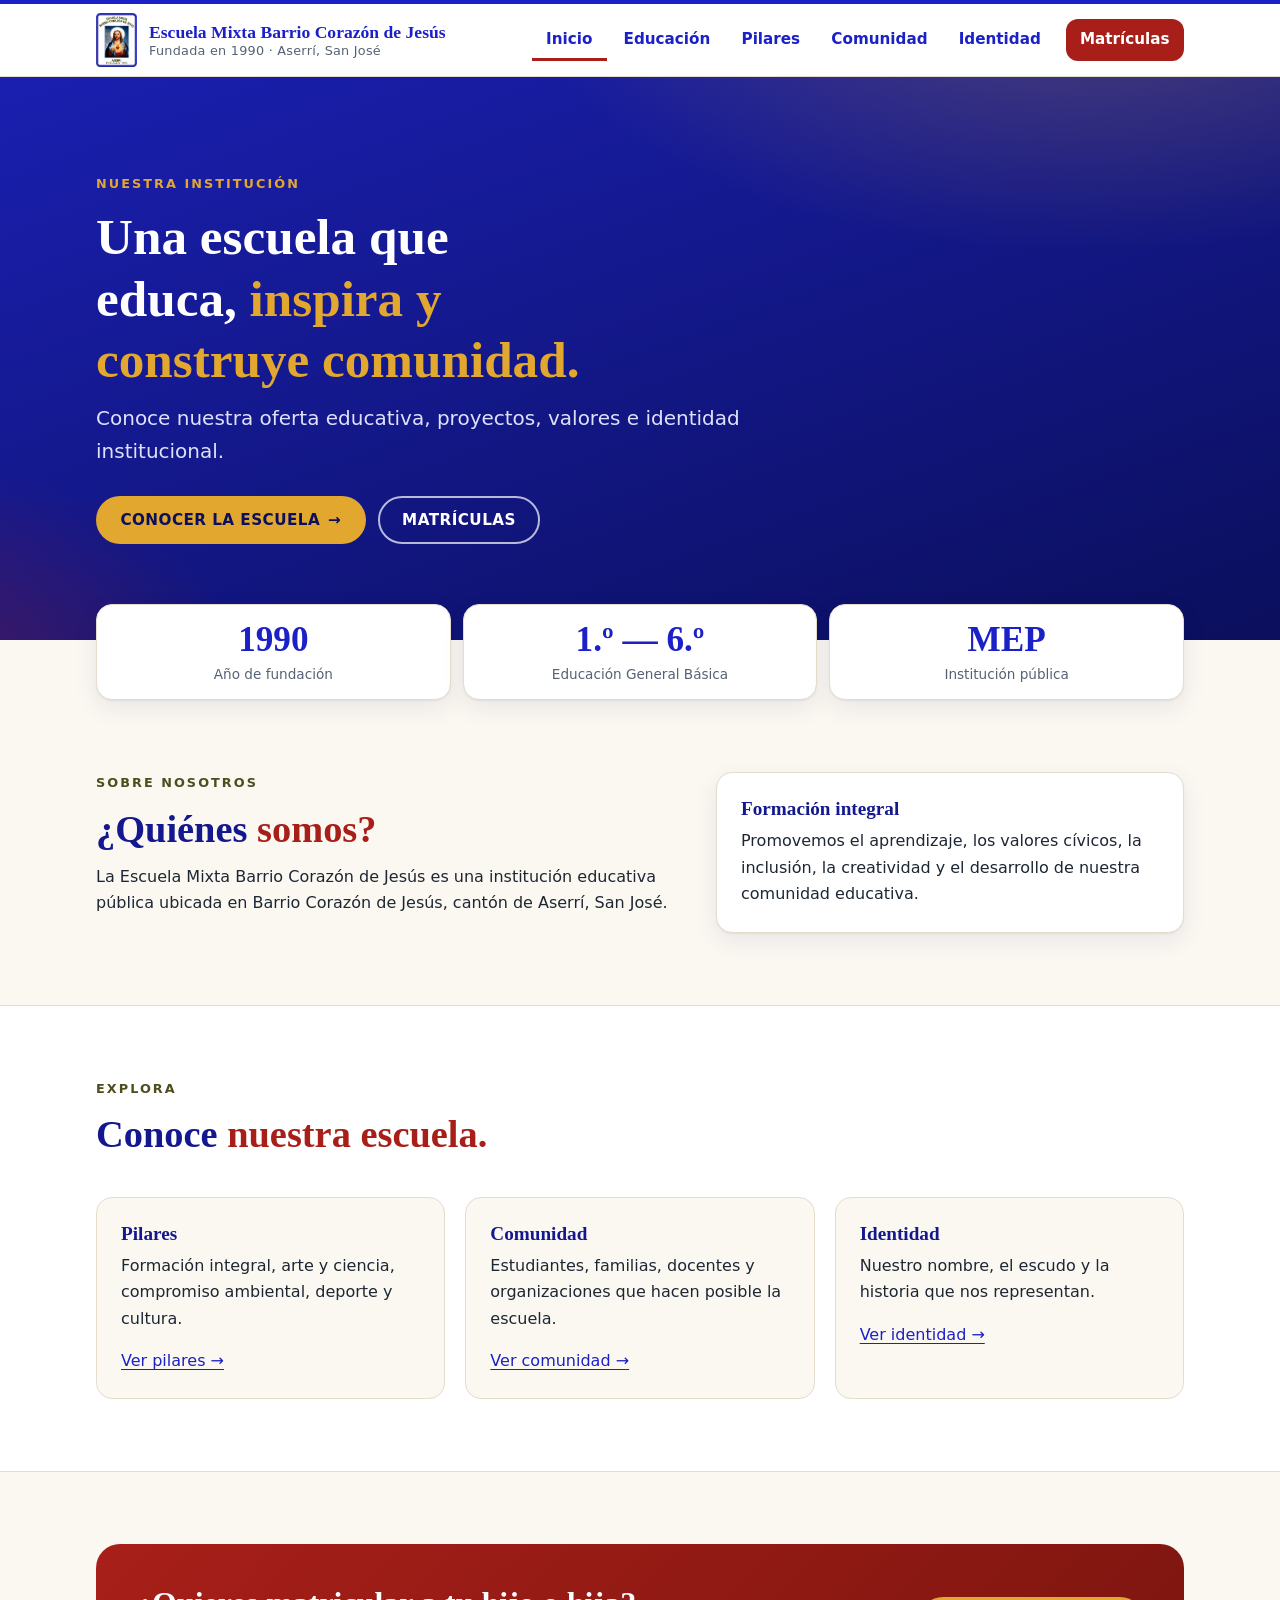
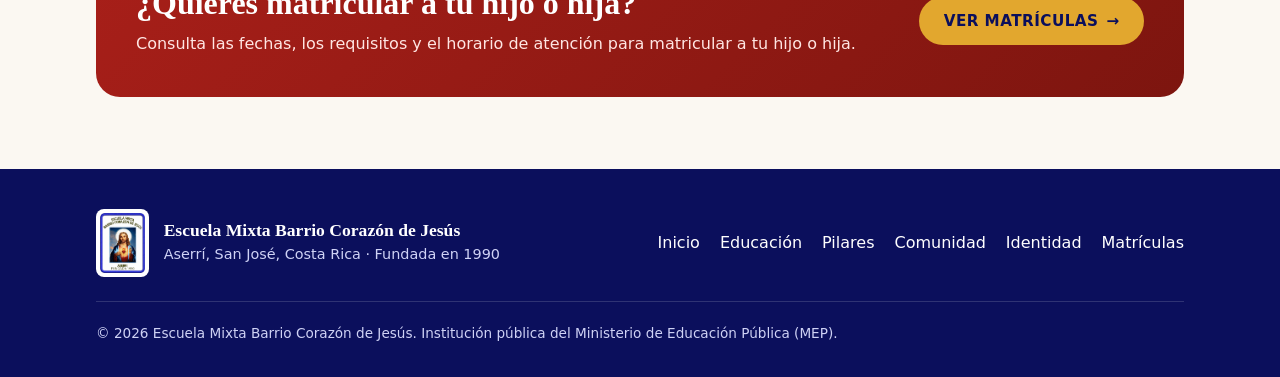
<file: index.html>
<!DOCTYPE html>
<html lang="es">
<head>
  <meta charset="utf-8">
  <meta name="viewport" content="width=device-width, initial-scale=1, viewport-fit=cover">
  <title>Escuela Mixta Barrio Corazón de Jesús | Aserrí, San José</title>
  <meta name="description" content="Escuela pública fundada en 1990 en Barrio Corazón de Jesús, Aserrí. Una escuela que educa, inspira y construye comunidad.">
  <meta name="theme-color" content="#1b20c7">

  <link rel="canonical" href="https://escuelabarriocorazondejesus1990.netlify.app/">
  <link rel="icon" href="media/ESCUDO%20ESCUELA%20CORAZON%20DE%20JESUS.jpg">
  <link rel="apple-touch-icon" href="media/ESCUDO%20ESCUELA%20CORAZON%20DE%20JESUS.jpg">

  <meta property="og:type" content="website">
  <meta property="og:locale" content="es_CR">
  <meta property="og:site_name" content="Escuela Mixta Barrio Corazón de Jesús">
  <meta property="og:title" content="Escuela Mixta Barrio Corazón de Jesús | Aserrí, San José">
  <meta property="og:description" content="Escuela pública fundada en 1990 en Barrio Corazón de Jesús, Aserrí. Una escuela que educa, inspira y construye comunidad.">

  <meta property="og:url" content="https://escuelabarriocorazondejesus1990.netlify.app/">
  <meta property="og:image" content="https://escuelabarriocorazondejesus1990.netlify.app/media/ESCUDO%20ESCUELA%20CORAZON%20DE%20JESUS.jpg">

  <link rel="stylesheet" href="css/styles.css">
  <script src="js/main.js" defer></script>
  <noscript><style>.site-nav{display:block!important;position:static;box-shadow:none}.nav-toggle{display:none}</style></noscript>
  <script type="application/ld+json">
  {
    "@context": "https://schema.org",
    "@type": "School",
    "name": "Escuela Mixta Barrio Corazón de Jesús",
    "url": "https://escuelabarriocorazondejesus1990.netlify.app/",
    "foundingDate": "1990",
    "logo": "https://escuelabarriocorazondejesus1990.netlify.app/media/ESCUDO%20ESCUELA%20CORAZON%20DE%20JESUS.jpg",
    "address": {
      "@type": "PostalAddress",
      "addressLocality": "Aserrí",
      "addressRegion": "San José",
      "addressCountry": "CR"
    }
  }
  </script>
</head>
<body>
  <a class="skip-link" href="#contenido">Saltar al contenido</a>

  <header class="site-header">
    <div class="container header__inner">
      <a class="brand" href="index.html" aria-label="Escuela Mixta Barrio Corazón de Jesús, ir al inicio">
        <img src="media/ESCUDO%20ESCUELA%20CORAZON%20DE%20JESUS.jpg" alt="" width="38" height="50">
        <span class="brand__text">
          <span class="brand__name">Escuela Mixta Barrio Corazón de Jesús</span>
          <span class="brand__meta">Fundada en 1990 · Aserrí, San José</span>
        </span>
      </a>

      <button class="nav-toggle" type="button" aria-expanded="false" aria-controls="menu" aria-label="Abrir menú">
        <span class="nav-toggle__bars" aria-hidden="true"></span>
      </button>

      <nav class="site-nav" id="menu" aria-label="Principal">
        <ul>
        <li><a href="index.html" aria-current="page">Inicio</a></li>
        <li><a href="html/educacion.html">Educación</a></li>
        <li><a href="html/pilares.html">Pilares</a></li>
        <li><a href="html/comunidad.html">Comunidad</a></li>
        <li><a href="html/identidad.html">Identidad</a></li>
        <li><a href="html/matriculas.html" class="nav-cta">Matrículas</a></li>
        </ul>
      </nav>
    </div>
  </header>

  <main id="contenido">
    <section class="hero">
      <div class="container">
        <p class="eyebrow">Nuestra institución</p>
        <h1>Una escuela que educa, <strong>inspira y construye comunidad.</strong></h1>
        <p class="lead">Conoce nuestra oferta educativa, proyectos, valores e identidad institucional.</p>
        <div class="actions">
          <a class="btn btn--gold" href="html/educacion.html">Conocer la escuela <span aria-hidden="true">→</span></a>
          <a class="btn btn--ghost" href="html/matriculas.html">Matrículas</a>
        </div>
      </div>
    </section>

    <div class="container">
      <dl class="stats" aria-label="La escuela en cifras">
        <div><dt>Año de fundación</dt><dd>1990</dd></div>
        <div><dt>Educación General Básica</dt><dd>1.º — 6.º</dd></div>
        <div><dt>Institución pública</dt><dd>MEP</dd></div>
      </dl>
    </div>

    <section class="section" aria-labelledby="quienes-somos">
      <div class="container split">
        <div class="reveal">
          <p class="eyebrow">Sobre nosotros</p>
          <h2 id="quienes-somos">¿Quiénes <strong>somos?</strong></h2>
          <p>La Escuela Mixta Barrio Corazón de Jesús es una institución educativa pública ubicada en Barrio Corazón de Jesús, cantón de Aserrí, San José.</p>
        </div>
        <article class="card reveal">
          <h3>Formación integral</h3>
          <p>Promovemos el aprendizaje, los valores cívicos, la inclusión, la creatividad y el desarrollo de nuestra comunidad educativa.</p>
        </article>
      </div>
    </section>

    <section class="section section--alt" aria-labelledby="explora">
      <div class="container">
        <div class="section__head">
          <p class="eyebrow">Explora</p>
          <h2 id="explora">Conoce <strong>nuestra escuela.</strong></h2>
        </div>
        <div class="grid">
          <article class="card reveal">
            <h3>Pilares</h3>
            <p>Formación integral, arte y ciencia, compromiso ambiental, deporte y cultura.</p>
            <a href="html/pilares.html">Ver pilares →</a>
          </article>
          <article class="card reveal">
            <h3>Comunidad</h3>
            <p>Estudiantes, familias, docentes y organizaciones que hacen posible la escuela.</p>
            <a href="html/comunidad.html">Ver comunidad →</a>
          </article>
          <article class="card reveal">
            <h3>Identidad</h3>
            <p>Nuestro nombre, el escudo y la historia que nos representan.</p>
            <a href="html/identidad.html">Ver identidad →</a>
          </article>
        </div>
      </div>
    </section>
    <section class="section" aria-labelledby="cta-matricula">
      <div class="container">
        <div class="cta reveal">
          <div>
            <h2 id="cta-matricula">¿Quieres matricular a tu hijo o hija?</h2>
            <p>Consulta las fechas, los requisitos y el horario de atención para matricular a tu hijo o hija.</p>
          </div>
          <a class="btn btn--gold" href="html/matriculas.html">Ver matrículas <span aria-hidden="true">→</span></a>
        </div>
      </div>
    </section>

  </main>

  <footer class="site-footer">
    <div class="container">
      <div class="footer__grid">
        <div class="footer__brand">
          <img src="media/ESCUDO%20ESCUELA%20CORAZON%20DE%20JESUS.jpg" alt="Escudo de la Escuela Mixta Barrio Corazón de Jesús" width="48" height="64" loading="lazy">
          <div>
            <strong>Escuela Mixta Barrio Corazón de Jesús</strong>
            <span>Aserrí, San José, Costa Rica · Fundada en 1990</span>
          </div>
        </div>
        <ul class="footer__links">
        <li><a href="index.html">Inicio</a></li>
        <li><a href="html/educacion.html">Educación</a></li>
        <li><a href="html/pilares.html">Pilares</a></li>
        <li><a href="html/comunidad.html">Comunidad</a></li>
        <li><a href="html/identidad.html">Identidad</a></li>
        <li><a href="html/matriculas.html">Matrículas</a></li>
        </ul>
      </div>
      <p class="footer__legal">© <span data-year>2026</span> Escuela Mixta Barrio Corazón de Jesús. Institución pública del Ministerio de Educación Pública (MEP).</p>
    </div>
  </footer>
</body>
</html>
</file>
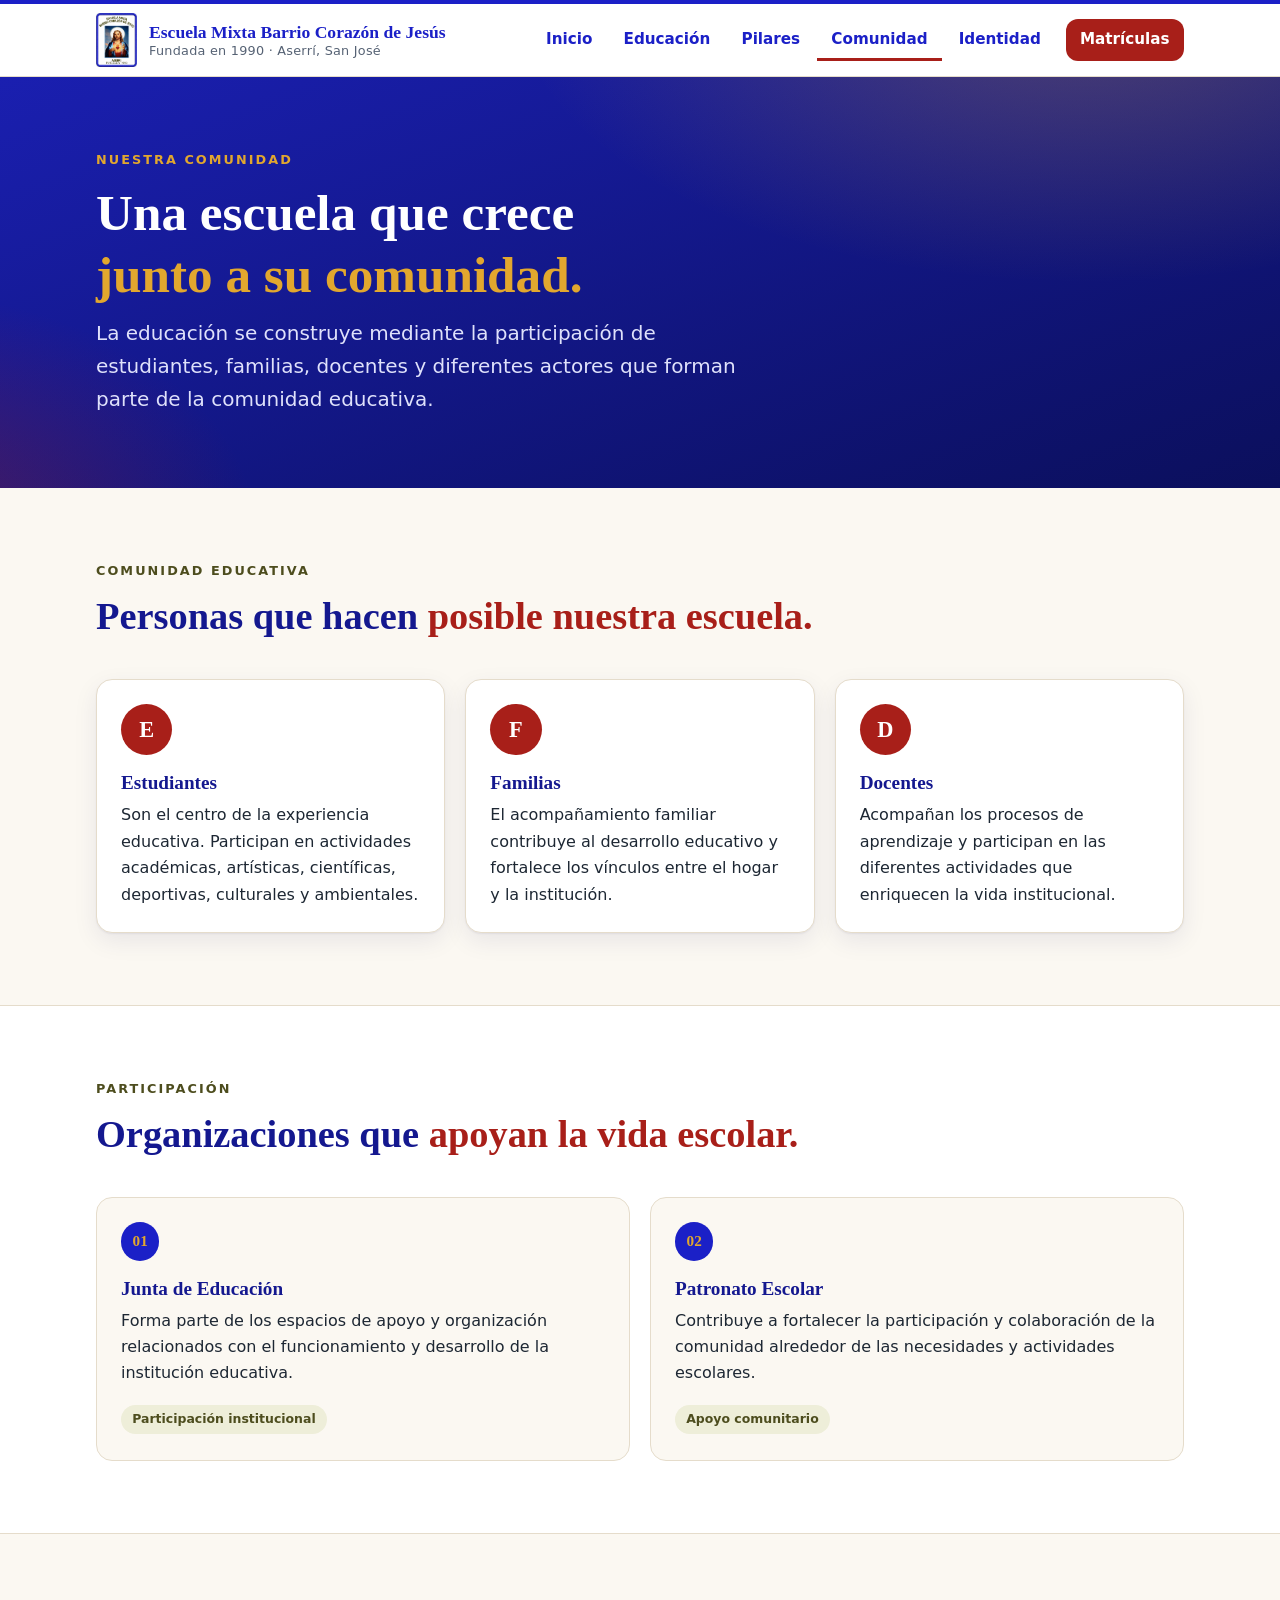
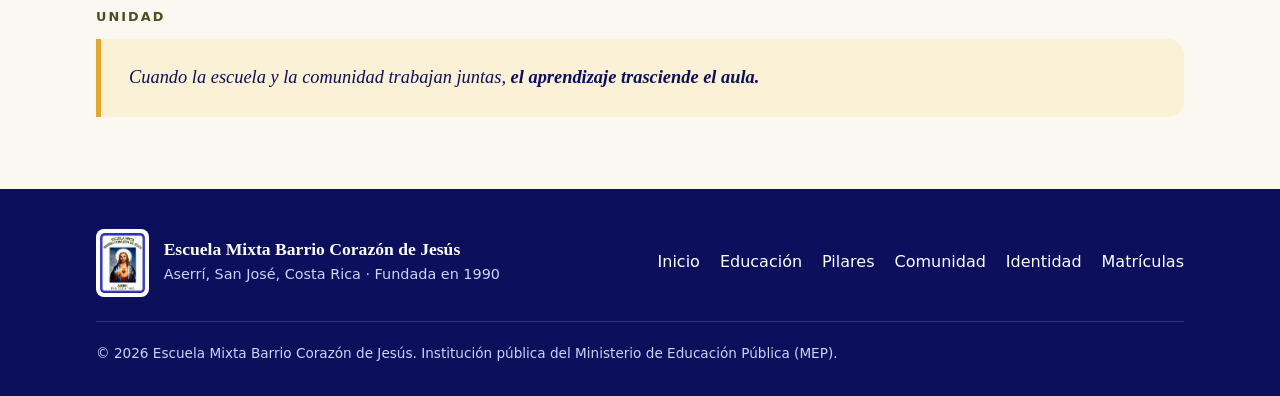
<file: html/comunidad.html>
<!DOCTYPE html>
<html lang="es">
<head>
  <meta charset="utf-8">
  <meta name="viewport" content="width=device-width, initial-scale=1, viewport-fit=cover">
  <title>Comunidad | Escuela Mixta Barrio Corazón de Jesús</title>
  <meta name="description" content="Estudiantes, familias, docentes, Junta de Educación y Patronato Escolar: la comunidad que hace posible nuestra escuela.">
  <meta name="theme-color" content="#1b20c7">

  <link rel="canonical" href="https://escuelabarriocorazondejesus1990.netlify.app/html/comunidad">
  <link rel="icon" href="../media/ESCUDO%20ESCUELA%20CORAZON%20DE%20JESUS.jpg">
  <link rel="apple-touch-icon" href="../media/ESCUDO%20ESCUELA%20CORAZON%20DE%20JESUS.jpg">

  <meta property="og:type" content="website">
  <meta property="og:locale" content="es_CR">
  <meta property="og:site_name" content="Escuela Mixta Barrio Corazón de Jesús">
  <meta property="og:title" content="Comunidad | Escuela Mixta Barrio Corazón de Jesús">
  <meta property="og:description" content="Estudiantes, familias, docentes, Junta de Educación y Patronato Escolar: la comunidad que hace posible nuestra escuela.">

  <meta property="og:url" content="https://escuelabarriocorazondejesus1990.netlify.app/html/comunidad">
  <meta property="og:image" content="https://escuelabarriocorazondejesus1990.netlify.app/media/ESCUDO%20ESCUELA%20CORAZON%20DE%20JESUS.jpg">

  <link rel="stylesheet" href="../css/styles.css">
  <script src="../js/main.js" defer></script>
  <noscript><style>.site-nav{display:block!important;position:static;box-shadow:none}.nav-toggle{display:none}</style></noscript>
</head>
<body>
  <a class="skip-link" href="#contenido">Saltar al contenido</a>

  <header class="site-header">
    <div class="container header__inner">
      <a class="brand" href="../index.html" aria-label="Escuela Mixta Barrio Corazón de Jesús, ir al inicio">
        <img src="../media/ESCUDO%20ESCUELA%20CORAZON%20DE%20JESUS.jpg" alt="" width="38" height="50">
        <span class="brand__text">
          <span class="brand__name">Escuela Mixta Barrio Corazón de Jesús</span>
          <span class="brand__meta">Fundada en 1990 · Aserrí, San José</span>
        </span>
      </a>

      <button class="nav-toggle" type="button" aria-expanded="false" aria-controls="menu" aria-label="Abrir menú">
        <span class="nav-toggle__bars" aria-hidden="true"></span>
      </button>

      <nav class="site-nav" id="menu" aria-label="Principal">
        <ul>
        <li><a href="../index.html">Inicio</a></li>
        <li><a href="educacion.html">Educación</a></li>
        <li><a href="pilares.html">Pilares</a></li>
        <li><a href="comunidad.html" aria-current="page">Comunidad</a></li>
        <li><a href="identidad.html">Identidad</a></li>
        <li><a href="matriculas.html" class="nav-cta">Matrículas</a></li>
        </ul>
      </nav>
    </div>
  </header>

  <main id="contenido">
    <section class="hero hero--small">
      <div class="container">
        <p class="eyebrow">Nuestra comunidad</p>
        <h1>Una escuela que crece <strong>junto a su comunidad.</strong></h1>
        <p class="lead">La educación se construye mediante la participación de estudiantes, familias, docentes y diferentes actores que forman parte de la comunidad educativa.</p>
      </div>
    </section>

    <section class="section" aria-labelledby="comunidad-educativa">
      <div class="container">
        <div class="section__head">
          <p class="eyebrow">Comunidad educativa</p>
          <h2 id="comunidad-educativa">Personas que hacen <strong>posible nuestra escuela.</strong></h2>
        </div>
        <div class="grid">
          <article class="card reveal">
            <span class="num num--letter" aria-hidden="true">E</span>
            <h3>Estudiantes</h3>
            <p>Son el centro de la experiencia educativa. Participan en actividades académicas, artísticas, científicas, deportivas, culturales y ambientales.</p>
          </article>
          <article class="card reveal">
            <span class="num num--letter" aria-hidden="true">F</span>
            <h3>Familias</h3>
            <p>El acompañamiento familiar contribuye al desarrollo educativo y fortalece los vínculos entre el hogar y la institución.</p>
          </article>
          <article class="card reveal">
            <span class="num num--letter" aria-hidden="true">D</span>
            <h3>Docentes</h3>
            <p>Acompañan los procesos de aprendizaje y participan en las diferentes actividades que enriquecen la vida institucional.</p>
          </article>
        </div>
      </div>
    </section>

    <section class="section section--alt" aria-labelledby="participacion">
      <div class="container">
        <div class="section__head">
          <p class="eyebrow">Participación</p>
          <h2 id="participacion">Organizaciones que <strong>apoyan la vida escolar.</strong></h2>
        </div>
        <div class="grid">
          <article class="card reveal">
            <span class="num" aria-hidden="true">01</span>
            <h3>Junta de Educación</h3>
            <p>Forma parte de los espacios de apoyo y organización relacionados con el funcionamiento y desarrollo de la institución educativa.</p>
            <span class="tag tag--oliva">Participación institucional</span>
          </article>
          <article class="card reveal">
            <span class="num" aria-hidden="true">02</span>
            <h3>Patronato Escolar</h3>
            <p>Contribuye a fortalecer la participación y colaboración de la comunidad alrededor de las necesidades y actividades escolares.</p>
            <span class="tag tag--oliva">Apoyo comunitario</span>
          </article>
        </div>
      </div>
    </section>

    <section class="section">
      <div class="container">
        <p class="eyebrow">Unidad</p>
        <blockquote class="quote reveal">Cuando la escuela y la comunidad trabajan juntas, <strong>el aprendizaje trasciende el aula.</strong></blockquote>
      </div>
    </section>

  </main>

  <footer class="site-footer">
    <div class="container">
      <div class="footer__grid">
        <div class="footer__brand">
          <img src="../media/ESCUDO%20ESCUELA%20CORAZON%20DE%20JESUS.jpg" alt="Escudo de la Escuela Mixta Barrio Corazón de Jesús" width="48" height="64" loading="lazy">
          <div>
            <strong>Escuela Mixta Barrio Corazón de Jesús</strong>
            <span>Aserrí, San José, Costa Rica · Fundada en 1990</span>
          </div>
        </div>
        <ul class="footer__links">
        <li><a href="../index.html">Inicio</a></li>
        <li><a href="educacion.html">Educación</a></li>
        <li><a href="pilares.html">Pilares</a></li>
        <li><a href="comunidad.html">Comunidad</a></li>
        <li><a href="identidad.html">Identidad</a></li>
        <li><a href="matriculas.html">Matrículas</a></li>
        </ul>
      </div>
      <p class="footer__legal">© <span data-year>2026</span> Escuela Mixta Barrio Corazón de Jesús. Institución pública del Ministerio de Educación Pública (MEP).</p>
    </div>
  </footer>
</body>
</html>
</file>
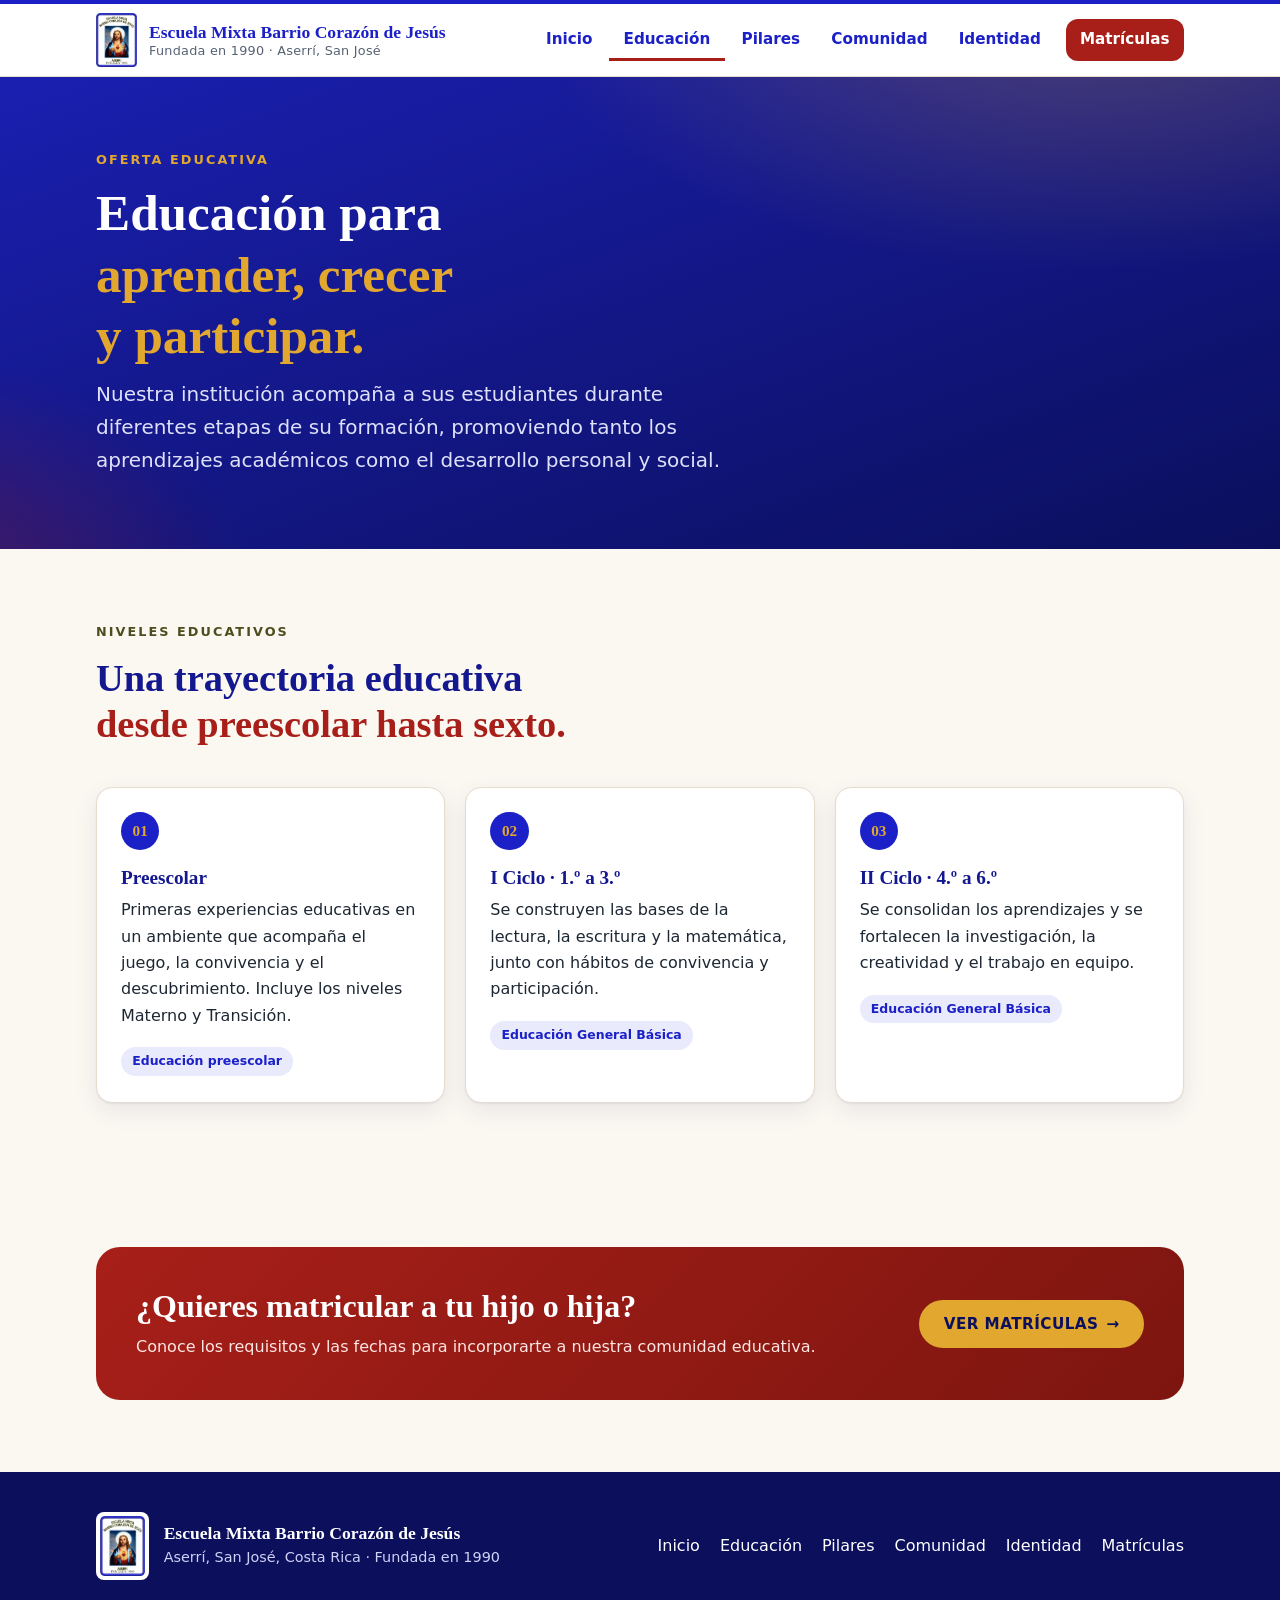
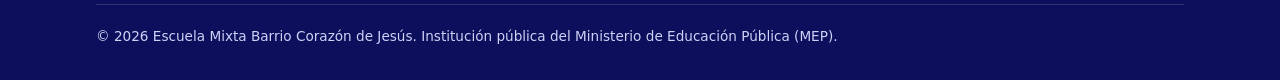
<file: html/educacion.html>
<!DOCTYPE html>
<html lang="es">
<head>
  <meta charset="utf-8">
  <meta name="viewport" content="width=device-width, initial-scale=1, viewport-fit=cover">
  <title>Educación | Escuela Mixta Barrio Corazón de Jesús</title>
  <meta name="description" content="Oferta educativa de la Escuela Mixta Barrio Corazón de Jesús: de preescolar a sexto grado, en Aserrí, San José.">
  <meta name="theme-color" content="#1b20c7">

  <link rel="canonical" href="https://escuelabarriocorazondejesus1990.netlify.app/html/educacion">
  <link rel="icon" href="../media/ESCUDO%20ESCUELA%20CORAZON%20DE%20JESUS.jpg">
  <link rel="apple-touch-icon" href="../media/ESCUDO%20ESCUELA%20CORAZON%20DE%20JESUS.jpg">

  <meta property="og:type" content="website">
  <meta property="og:locale" content="es_CR">
  <meta property="og:site_name" content="Escuela Mixta Barrio Corazón de Jesús">
  <meta property="og:title" content="Educación | Escuela Mixta Barrio Corazón de Jesús">
  <meta property="og:description" content="Oferta educativa de la Escuela Mixta Barrio Corazón de Jesús: de preescolar a sexto grado, en Aserrí, San José.">

  <meta property="og:url" content="https://escuelabarriocorazondejesus1990.netlify.app/html/educacion">
  <meta property="og:image" content="https://escuelabarriocorazondejesus1990.netlify.app/media/ESCUDO%20ESCUELA%20CORAZON%20DE%20JESUS.jpg">

  <link rel="stylesheet" href="../css/styles.css">
  <script src="../js/main.js" defer></script>
  <noscript><style>.site-nav{display:block!important;position:static;box-shadow:none}.nav-toggle{display:none}</style></noscript>
</head>
<body>
  <a class="skip-link" href="#contenido">Saltar al contenido</a>

  <header class="site-header">
    <div class="container header__inner">
      <a class="brand" href="../index.html" aria-label="Escuela Mixta Barrio Corazón de Jesús, ir al inicio">
        <img src="../media/ESCUDO%20ESCUELA%20CORAZON%20DE%20JESUS.jpg" alt="" width="38" height="50">
        <span class="brand__text">
          <span class="brand__name">Escuela Mixta Barrio Corazón de Jesús</span>
          <span class="brand__meta">Fundada en 1990 · Aserrí, San José</span>
        </span>
      </a>

      <button class="nav-toggle" type="button" aria-expanded="false" aria-controls="menu" aria-label="Abrir menú">
        <span class="nav-toggle__bars" aria-hidden="true"></span>
      </button>

      <nav class="site-nav" id="menu" aria-label="Principal">
        <ul>
        <li><a href="../index.html">Inicio</a></li>
        <li><a href="educacion.html" aria-current="page">Educación</a></li>
        <li><a href="pilares.html">Pilares</a></li>
        <li><a href="comunidad.html">Comunidad</a></li>
        <li><a href="identidad.html">Identidad</a></li>
        <li><a href="matriculas.html" class="nav-cta">Matrículas</a></li>
        </ul>
      </nav>
    </div>
  </header>

  <main id="contenido">
    <section class="hero hero--small">
      <div class="container">
        <p class="eyebrow">Oferta educativa</p>
        <h1>Educación para <strong>aprender, crecer y participar.</strong></h1>
        <p class="lead">Nuestra institución acompaña a sus estudiantes durante diferentes etapas de su formación, promoviendo tanto los aprendizajes académicos como el desarrollo personal y social.</p>
      </div>
    </section>

    <section class="section" aria-labelledby="niveles">
      <div class="container">
        <div class="section__head">
          <p class="eyebrow">Niveles educativos</p>
          <h2 id="niveles">Una trayectoria educativa <strong>desde preescolar hasta sexto.</strong></h2>
        </div>
        <!-- ✏️ REVISAR: las descripciones de cada nivel son generales; ajústalas con la dirección si hace falta. -->
        <div class="grid">
          <article class="card reveal">
            <span class="num" aria-hidden="true">01</span>
            <h3>Preescolar</h3>
            <p>Primeras experiencias educativas en un ambiente que acompaña el juego, la convivencia y el descubrimiento. Incluye los niveles Materno y Transición.</p>
            <span class="tag">Educación preescolar</span>
          </article>
          <article class="card reveal">
            <span class="num" aria-hidden="true">02</span>
            <h3>I Ciclo · 1.º a 3.º</h3>
            <p>Se construyen las bases de la lectura, la escritura y la matemática, junto con hábitos de convivencia y participación.</p>
            <span class="tag">Educación General Básica</span>
          </article>
          <article class="card reveal">
            <span class="num" aria-hidden="true">03</span>
            <h3>II Ciclo · 4.º a 6.º</h3>
            <p>Se consolidan los aprendizajes y se fortalecen la investigación, la creatividad y el trabajo en equipo.</p>
            <span class="tag">Educación General Básica</span>
          </article>
        </div>
      </div>
    </section>
    <section class="section" aria-labelledby="cta-matricula">
      <div class="container">
        <div class="cta reveal">
          <div>
            <h2 id="cta-matricula">¿Quieres matricular a tu hijo o hija?</h2>
            <p>Conoce los requisitos y las fechas para incorporarte a nuestra comunidad educativa.</p>
          </div>
          <a class="btn btn--gold" href="matriculas.html">Ver matrículas <span aria-hidden="true">→</span></a>
        </div>
      </div>
    </section>

  </main>

  <footer class="site-footer">
    <div class="container">
      <div class="footer__grid">
        <div class="footer__brand">
          <img src="../media/ESCUDO%20ESCUELA%20CORAZON%20DE%20JESUS.jpg" alt="Escudo de la Escuela Mixta Barrio Corazón de Jesús" width="48" height="64" loading="lazy">
          <div>
            <strong>Escuela Mixta Barrio Corazón de Jesús</strong>
            <span>Aserrí, San José, Costa Rica · Fundada en 1990</span>
          </div>
        </div>
        <ul class="footer__links">
        <li><a href="../index.html">Inicio</a></li>
        <li><a href="educacion.html">Educación</a></li>
        <li><a href="pilares.html">Pilares</a></li>
        <li><a href="comunidad.html">Comunidad</a></li>
        <li><a href="identidad.html">Identidad</a></li>
        <li><a href="matriculas.html">Matrículas</a></li>
        </ul>
      </div>
      <p class="footer__legal">© <span data-year>2026</span> Escuela Mixta Barrio Corazón de Jesús. Institución pública del Ministerio de Educación Pública (MEP).</p>
    </div>
  </footer>
</body>
</html>
</file>
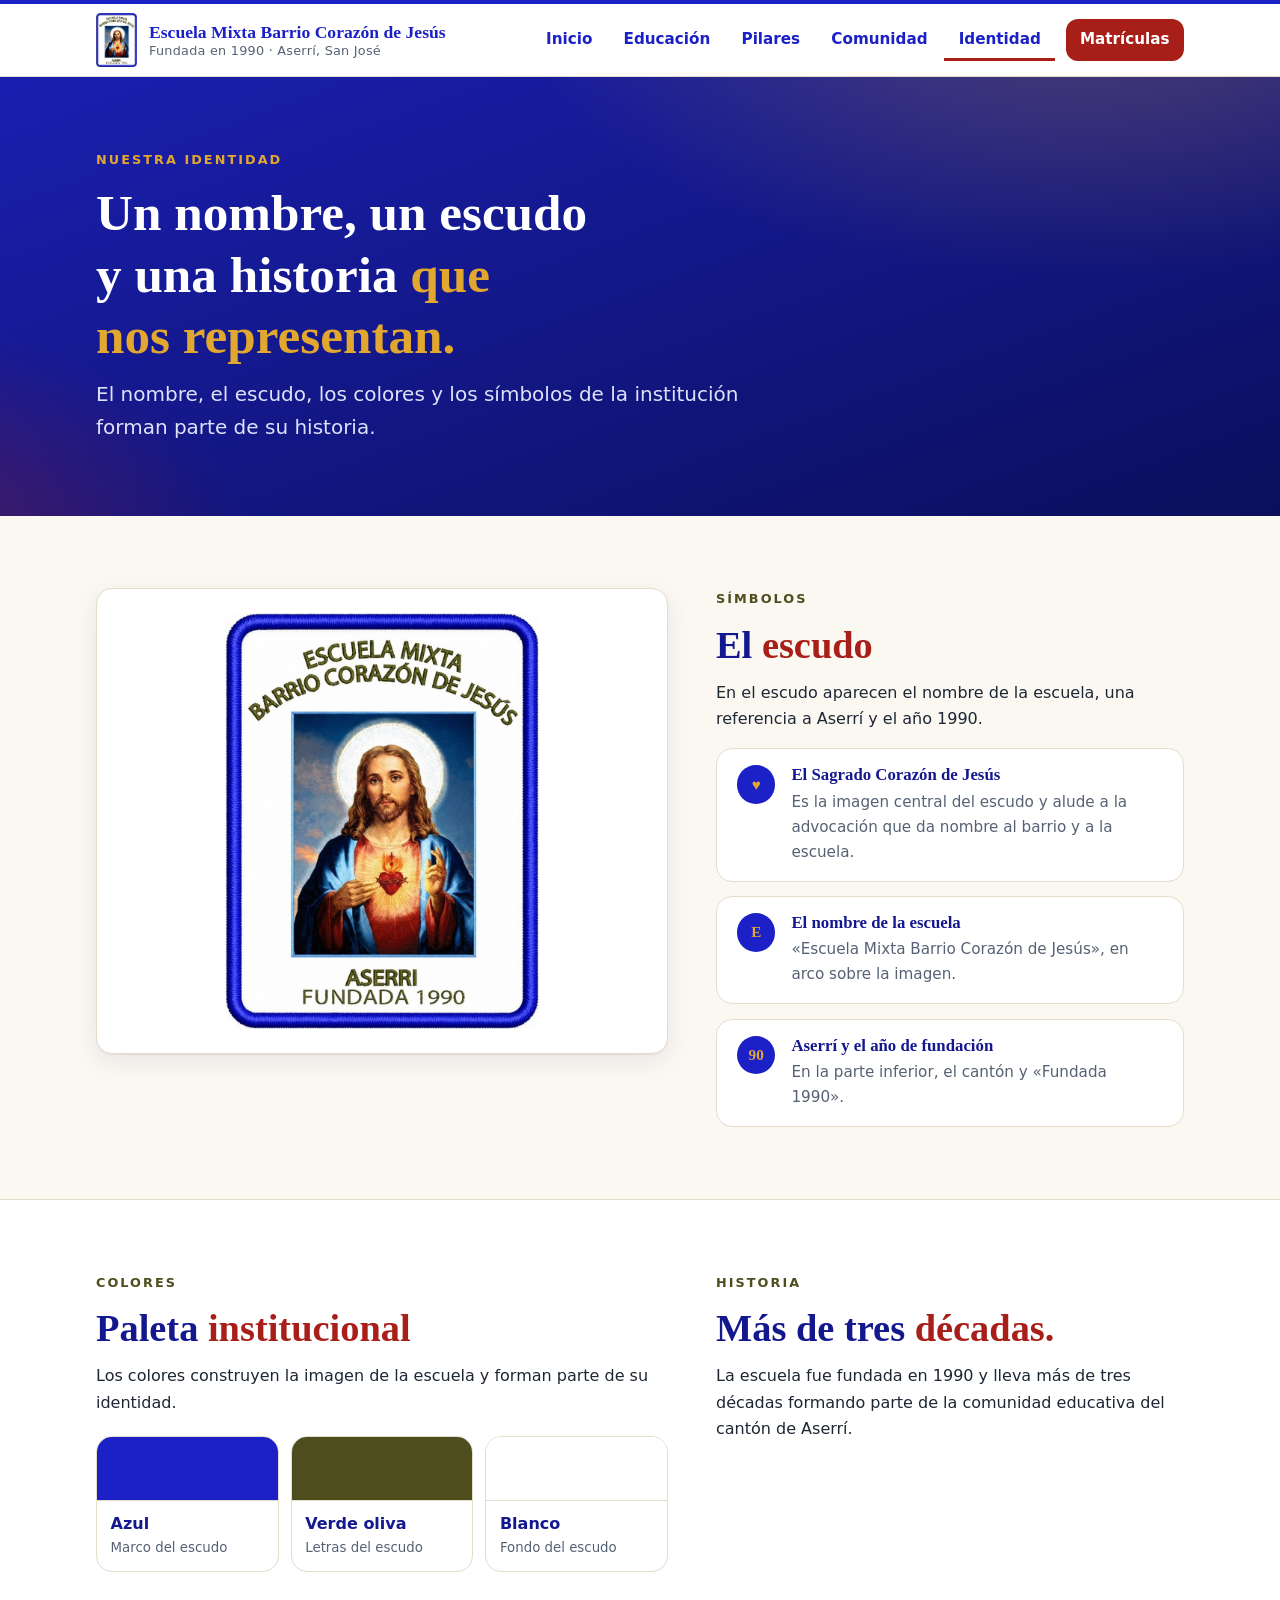
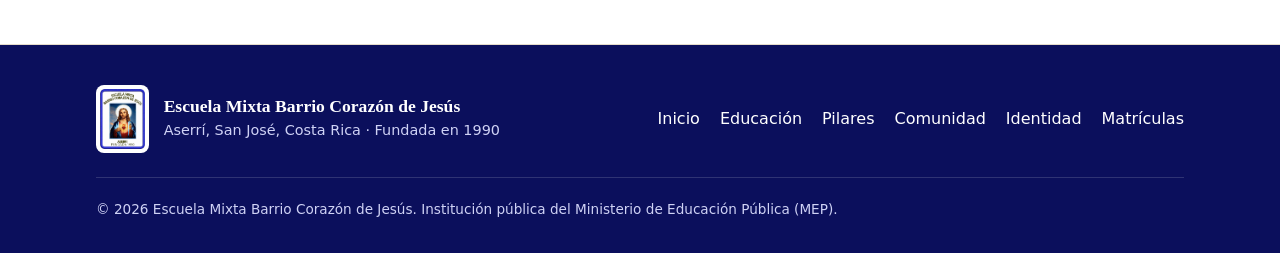
<file: html/identidad.html>
<!DOCTYPE html>
<html lang="es">
<head>
  <meta charset="utf-8">
  <meta name="viewport" content="width=device-width, initial-scale=1, viewport-fit=cover">
  <title>Identidad | Escuela Mixta Barrio Corazón de Jesús</title>
  <meta name="description" content="El nombre, el escudo y la historia de la Escuela Mixta Barrio Corazón de Jesús, fundada en 1990.">
  <meta name="theme-color" content="#1b20c7">

  <link rel="canonical" href="https://escuelabarriocorazondejesus1990.netlify.app/html/identidad">
  <link rel="icon" href="../media/ESCUDO%20ESCUELA%20CORAZON%20DE%20JESUS.jpg">
  <link rel="apple-touch-icon" href="../media/ESCUDO%20ESCUELA%20CORAZON%20DE%20JESUS.jpg">

  <meta property="og:type" content="website">
  <meta property="og:locale" content="es_CR">
  <meta property="og:site_name" content="Escuela Mixta Barrio Corazón de Jesús">
  <meta property="og:title" content="Identidad | Escuela Mixta Barrio Corazón de Jesús">
  <meta property="og:description" content="El nombre, el escudo y la historia de la Escuela Mixta Barrio Corazón de Jesús, fundada en 1990.">

  <meta property="og:url" content="https://escuelabarriocorazondejesus1990.netlify.app/html/identidad">
  <meta property="og:image" content="https://escuelabarriocorazondejesus1990.netlify.app/media/ESCUDO%20ESCUELA%20CORAZON%20DE%20JESUS.jpg">

  <link rel="stylesheet" href="../css/styles.css">
  <script src="../js/main.js" defer></script>
  <noscript><style>.site-nav{display:block!important;position:static;box-shadow:none}.nav-toggle{display:none}</style></noscript>
</head>
<body>
  <a class="skip-link" href="#contenido">Saltar al contenido</a>

  <header class="site-header">
    <div class="container header__inner">
      <a class="brand" href="../index.html" aria-label="Escuela Mixta Barrio Corazón de Jesús, ir al inicio">
        <img src="../media/ESCUDO%20ESCUELA%20CORAZON%20DE%20JESUS.jpg" alt="" width="38" height="50">
        <span class="brand__text">
          <span class="brand__name">Escuela Mixta Barrio Corazón de Jesús</span>
          <span class="brand__meta">Fundada en 1990 · Aserrí, San José</span>
        </span>
      </a>

      <button class="nav-toggle" type="button" aria-expanded="false" aria-controls="menu" aria-label="Abrir menú">
        <span class="nav-toggle__bars" aria-hidden="true"></span>
      </button>

      <nav class="site-nav" id="menu" aria-label="Principal">
        <ul>
        <li><a href="../index.html">Inicio</a></li>
        <li><a href="educacion.html">Educación</a></li>
        <li><a href="pilares.html">Pilares</a></li>
        <li><a href="comunidad.html">Comunidad</a></li>
        <li><a href="identidad.html" aria-current="page">Identidad</a></li>
        <li><a href="matriculas.html" class="nav-cta">Matrículas</a></li>
        </ul>
      </nav>
    </div>
  </header>

  <main id="contenido">
    <section class="hero hero--small">
      <div class="container">
        <p class="eyebrow">Nuestra identidad</p>
        <h1>Un nombre, un escudo y una historia <strong>que nos representan.</strong></h1>
        <p class="lead">El nombre, el escudo, los colores y los símbolos de la institución forman parte de su historia.</p>
      </div>
    </section>

    <section class="section" aria-labelledby="escudo">
      <div class="container split">
        <div class="escudo reveal">
          <img src="../media/ESCUDO%20ESCUELA%20CORAZON%20DE%20JESUS.jpg" alt="Escudo de la Escuela Mixta Barrio Corazón de Jesús" width="288" height="382" loading="lazy">
        </div>
        <div class="reveal">
          <p class="eyebrow">Símbolos</p>
          <h2 id="escudo">El <strong>escudo</strong></h2>
          <p>En el escudo aparecen el nombre de la escuela, una referencia a Aserrí y el año 1990.</p>
          <ul class="meaning">
            <li><span class="num" aria-hidden="true">♥</span><div><h3>El Sagrado Corazón de Jesús</h3><p>Es la imagen central del escudo y alude a la advocación que da nombre al barrio y a la escuela.</p></div></li>
            <li><span class="num" aria-hidden="true">E</span><div><h3>El nombre de la escuela</h3><p>«Escuela Mixta Barrio Corazón de Jesús», en arco sobre la imagen.</p></div></li>
            <li><span class="num" aria-hidden="true">90</span><div><h3>Aserrí y el año de fundación</h3><p>En la parte inferior, el cantón y «Fundada 1990».</p></div></li>
          </ul>
        </div>
      </div>
    </section>

    <section class="section section--alt" aria-labelledby="paleta">
      <div class="container split">
        <div class="reveal">
          <p class="eyebrow">Colores</p>
          <h2 id="paleta">Paleta <strong>institucional</strong></h2>
          <p>Los colores construyen la imagen de la escuela y forman parte de su identidad.</p>
          <ul class="swatches">
            <li><span class="swatch" style="--c:#1b20c7"></span><strong>Azul</strong><small>Marco del escudo</small></li>
            <li><span class="swatch" style="--c:#4d4d1e"></span><strong>Verde oliva</strong><small>Letras del escudo</small></li>
            <li><span class="swatch" style="--c:#ffffff"></span><strong>Blanco</strong><small>Fondo del escudo</small></li>
          </ul>
        </div>
        <div class="reveal">
          <p class="eyebrow">Historia</p>
          <h2>Más de tres <strong>décadas.</strong></h2>
          <p>La escuela fue fundada en 1990 y lleva más de tres décadas formando parte de la comunidad educativa del cantón de Aserrí.</p>
        </div>
      </div>
    </section>

  </main>

  <footer class="site-footer">
    <div class="container">
      <div class="footer__grid">
        <div class="footer__brand">
          <img src="../media/ESCUDO%20ESCUELA%20CORAZON%20DE%20JESUS.jpg" alt="Escudo de la Escuela Mixta Barrio Corazón de Jesús" width="48" height="64" loading="lazy">
          <div>
            <strong>Escuela Mixta Barrio Corazón de Jesús</strong>
            <span>Aserrí, San José, Costa Rica · Fundada en 1990</span>
          </div>
        </div>
        <ul class="footer__links">
        <li><a href="../index.html">Inicio</a></li>
        <li><a href="educacion.html">Educación</a></li>
        <li><a href="pilares.html">Pilares</a></li>
        <li><a href="comunidad.html">Comunidad</a></li>
        <li><a href="identidad.html">Identidad</a></li>
        <li><a href="matriculas.html">Matrículas</a></li>
        </ul>
      </div>
      <p class="footer__legal">© <span data-year>2026</span> Escuela Mixta Barrio Corazón de Jesús. Institución pública del Ministerio de Educación Pública (MEP).</p>
    </div>
  </footer>
</body>
</html>
</file>
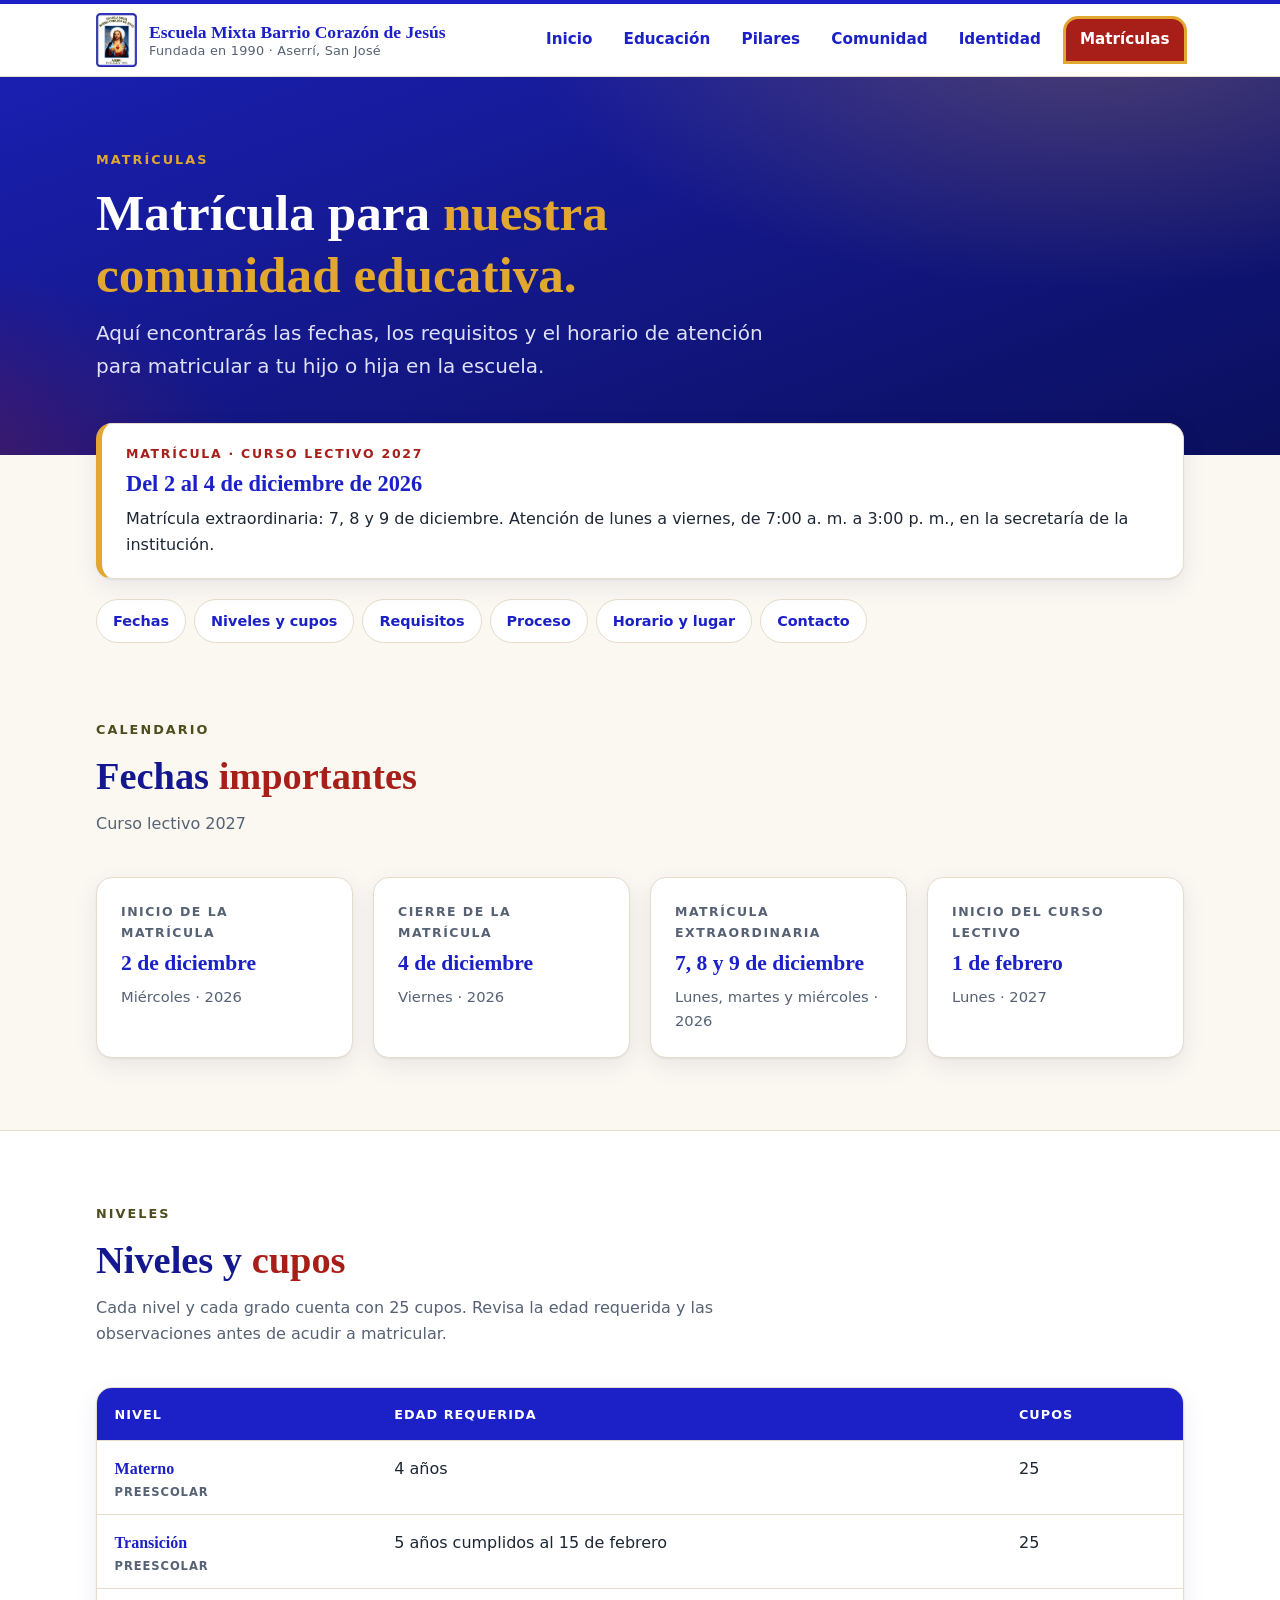
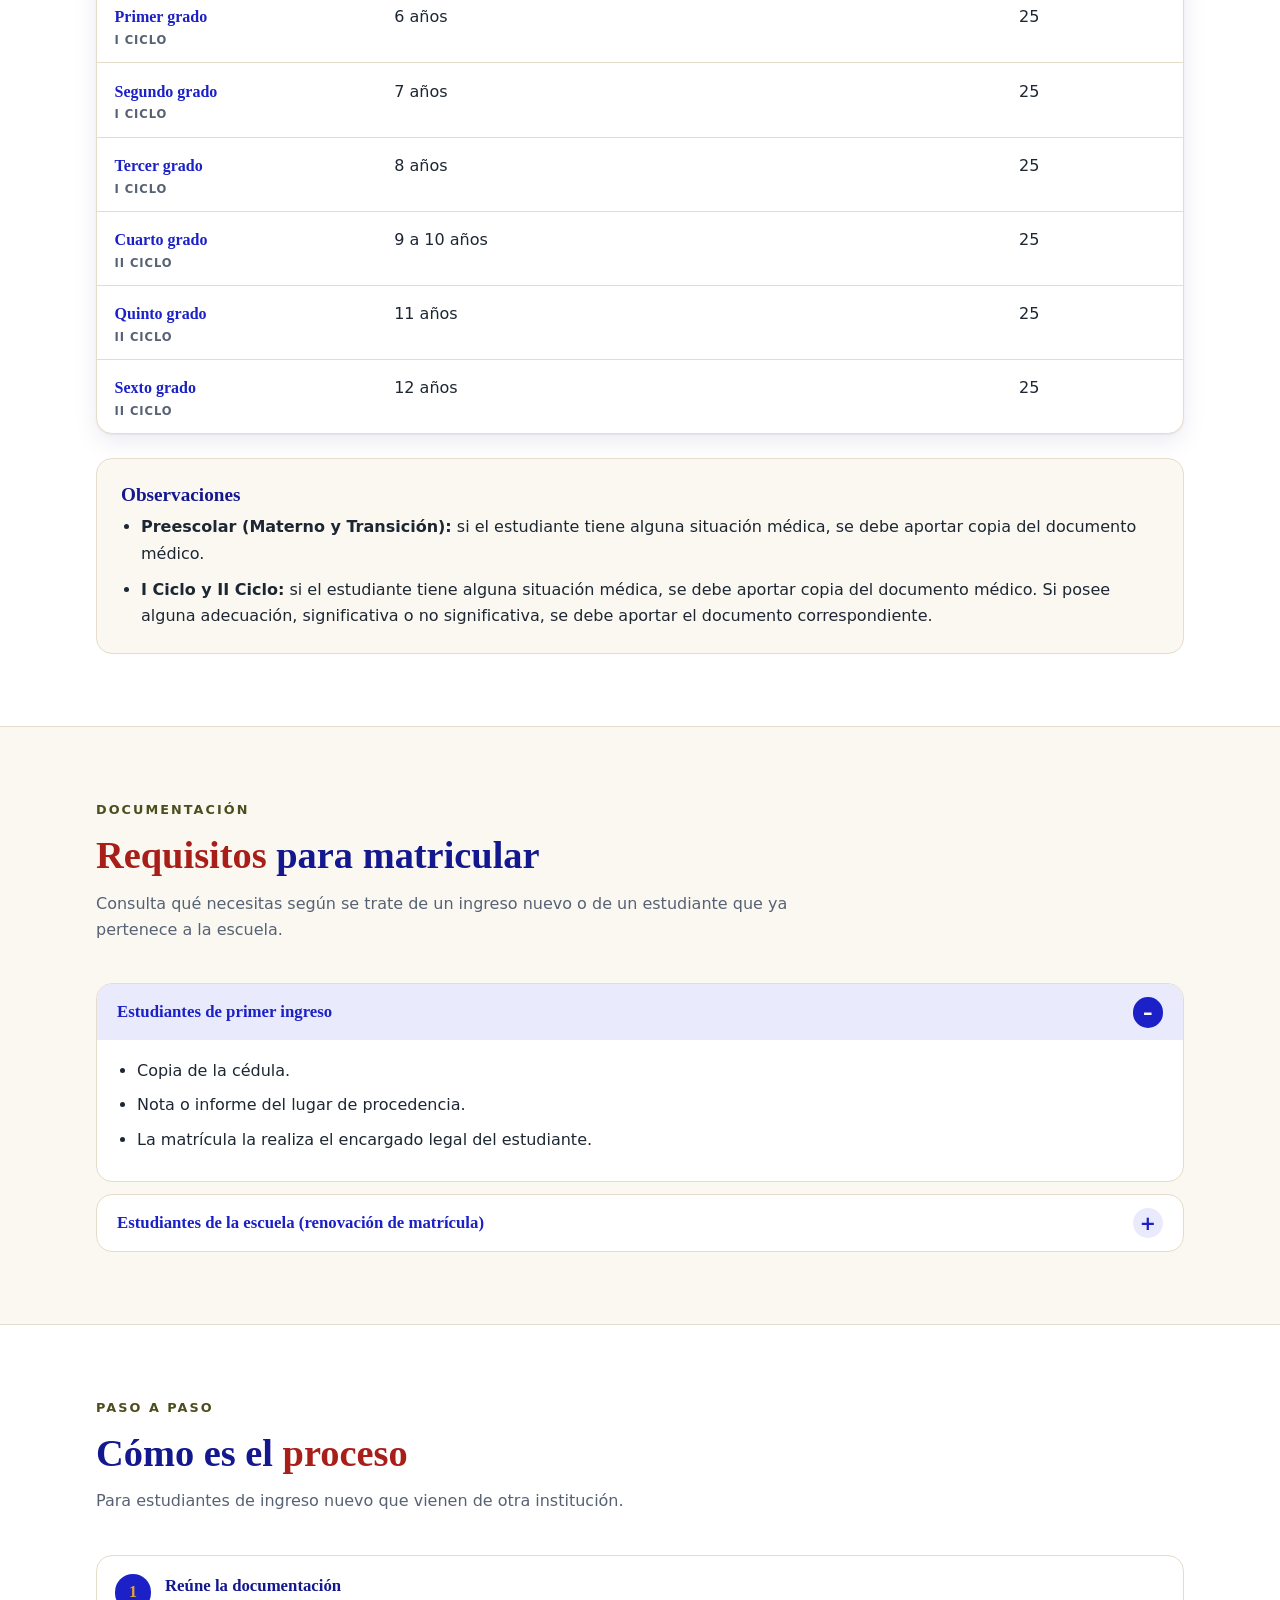
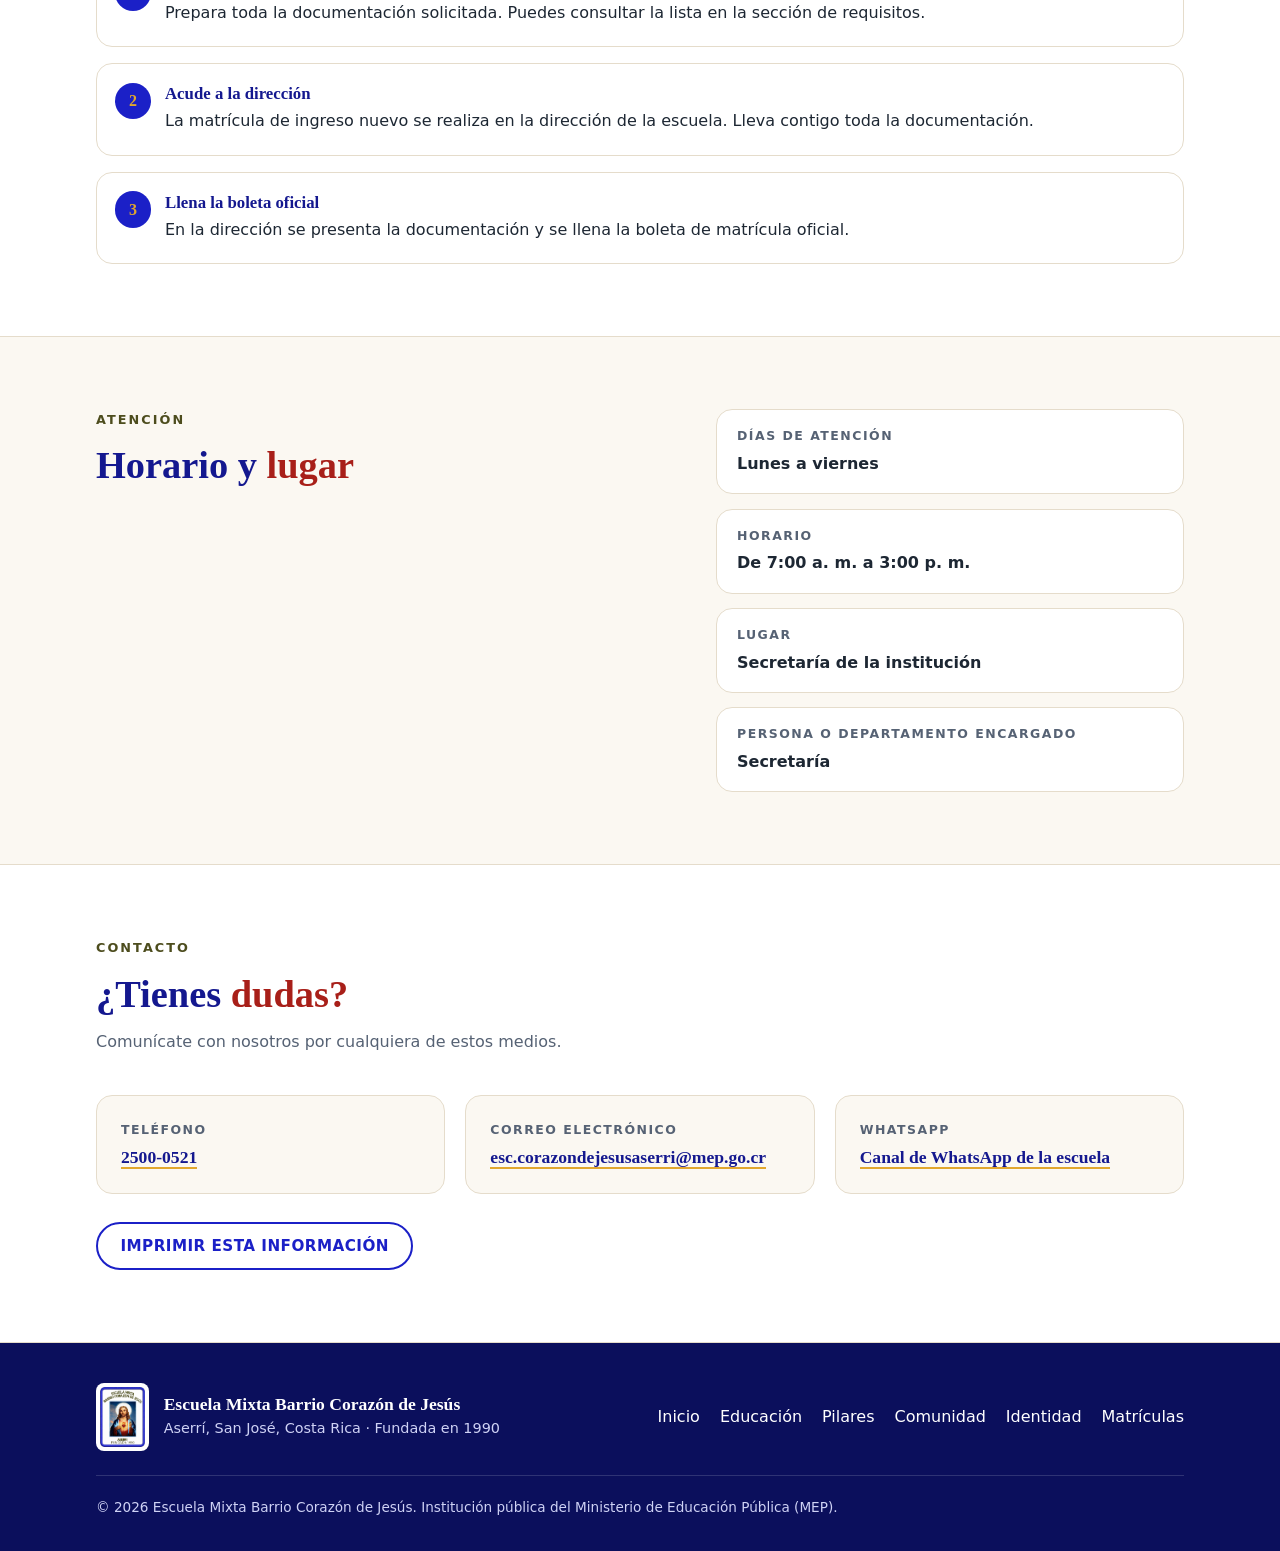
<file: html/matriculas.html>
<!DOCTYPE html>
<html lang="es">
<head>
  <meta charset="utf-8">
  <meta name="viewport" content="width=device-width, initial-scale=1, viewport-fit=cover">
  <title>Matrículas | Escuela Mixta Barrio Corazón de Jesús</title>
  <meta name="description" content="Fechas, requisitos, niveles, proceso y horario de atención para matricular en la Escuela Mixta Barrio Corazón de Jesús.">
  <meta name="theme-color" content="#1b20c7">

  <link rel="canonical" href="https://escuelabarriocorazondejesus1990.netlify.app/html/matriculas">
  <link rel="icon" href="../media/ESCUDO%20ESCUELA%20CORAZON%20DE%20JESUS.jpg">
  <link rel="apple-touch-icon" href="../media/ESCUDO%20ESCUELA%20CORAZON%20DE%20JESUS.jpg">

  <meta property="og:type" content="website">
  <meta property="og:locale" content="es_CR">
  <meta property="og:site_name" content="Escuela Mixta Barrio Corazón de Jesús">
  <meta property="og:title" content="Matrículas | Escuela Mixta Barrio Corazón de Jesús">
  <meta property="og:description" content="Fechas, requisitos, niveles, proceso y horario de atención para matricular en la Escuela Mixta Barrio Corazón de Jesús.">

  <meta property="og:url" content="https://escuelabarriocorazondejesus1990.netlify.app/html/matriculas">
  <meta property="og:image" content="https://escuelabarriocorazondejesus1990.netlify.app/media/ESCUDO%20ESCUELA%20CORAZON%20DE%20JESUS.jpg">

  <link rel="stylesheet" href="../css/styles.css">
  <script src="../js/main.js" defer></script>
  <noscript><style>.site-nav{display:block!important;position:static;box-shadow:none}.nav-toggle{display:none}</style></noscript>
</head>
<body>
  <a class="skip-link" href="#contenido">Saltar al contenido</a>

  <header class="site-header">
    <div class="container header__inner">
      <a class="brand" href="../index.html" aria-label="Escuela Mixta Barrio Corazón de Jesús, ir al inicio">
        <img src="../media/ESCUDO%20ESCUELA%20CORAZON%20DE%20JESUS.jpg" alt="" width="38" height="50">
        <span class="brand__text">
          <span class="brand__name">Escuela Mixta Barrio Corazón de Jesús</span>
          <span class="brand__meta">Fundada en 1990 · Aserrí, San José</span>
        </span>
      </a>

      <button class="nav-toggle" type="button" aria-expanded="false" aria-controls="menu" aria-label="Abrir menú">
        <span class="nav-toggle__bars" aria-hidden="true"></span>
      </button>

      <nav class="site-nav" id="menu" aria-label="Principal">
        <ul>
        <li><a href="../index.html">Inicio</a></li>
        <li><a href="educacion.html">Educación</a></li>
        <li><a href="pilares.html">Pilares</a></li>
        <li><a href="comunidad.html">Comunidad</a></li>
        <li><a href="identidad.html">Identidad</a></li>
        <li><a href="matriculas.html" class="nav-cta" aria-current="page">Matrículas</a></li>
        </ul>
      </nav>
    </div>
  </header>

  <main id="contenido">
    <section class="hero hero--small">
      <div class="container">
        <p class="eyebrow">Matrículas</p>
        <h1>Matrícula para <strong>nuestra comunidad educativa.</strong></h1>
        <p class="lead">Aquí encontrarás las fechas, los requisitos y el horario de atención para matricular a tu hijo o hija en la escuela.</p>
      </div>
    </section>

    <!-- ======================================================================
         ✏️  PARA EDITAR ESTA PÁGINA
         Cambia directamente los textos de cada bloque (fechas, edades, requisitos…).
         Los textos con fondo amarillo (clase "pendiente") son datos que todavía faltan:
         reemplázalos y borra también la etiqueta <span class="pendiente">.
         ====================================================================== -->

    <div class="container">
      <aside class="notice" aria-label="Fechas principales de la matrícula">
        <p class="notice__label">Matrícula · Curso lectivo 2027</p>
        <p class="notice__status">Del 2 al 4 de diciembre de 2026</p>
        <p>Matrícula extraordinaria: 7, 8 y 9 de diciembre. Atención de lunes a viernes, de 7:00 a. m. a 3:00 p. m., en la secretaría de la institución.</p>
      </aside>

      <nav class="jumpnav" aria-label="Secciones de esta página">
        <a href="#fechas">Fechas</a>
        <a href="#niveles">Niveles y cupos</a>
        <a href="#requisitos">Requisitos</a>
        <a href="#proceso">Proceso</a>
        <a href="#atencion">Horario y lugar</a>
        <a href="#contacto">Contacto</a>
      </nav>
    </div>

    <!-- ✏️ FECHAS -->
    <section class="section" id="fechas" aria-labelledby="t-fechas">
      <div class="container">
        <div class="section__head">
          <p class="eyebrow">Calendario</p>
          <h2 id="t-fechas">Fechas <strong>importantes</strong></h2>
          <p>Curso lectivo 2027</p>
        </div>
        <div class="grid grid--4">
          <article class="card date-card reveal">
            <p class="label">Inicio de la matrícula</p>
            <p class="date">2 de diciembre</p>
            <p class="note">Miércoles · 2026</p>
          </article>
          <article class="card date-card reveal">
            <p class="label">Cierre de la matrícula</p>
            <p class="date">4 de diciembre</p>
            <p class="note">Viernes · 2026</p>
          </article>
          <article class="card date-card reveal">
            <p class="label">Matrícula extraordinaria</p>
            <p class="date">7, 8 y 9 de diciembre</p>
            <p class="note">Lunes, martes y miércoles · 2026</p>
          </article>
          <article class="card date-card reveal">
            <p class="label">Inicio del curso lectivo</p>
            <p class="date">1 de febrero</p>
            <p class="note">Lunes · 2027</p>
          </article>
        </div>
      </div>
    </section>

    <!-- ✏️ NIVELES, EDADES Y CUPOS -->
    <section class="section section--alt" id="niveles" aria-labelledby="t-niveles">
      <div class="container">
        <div class="section__head">
          <p class="eyebrow">Niveles</p>
          <h2 id="t-niveles">Niveles y <strong>cupos</strong></h2>
          <p>Cada nivel y cada grado cuenta con 25 cupos. Revisa la edad requerida y las observaciones antes de acudir a matricular.</p>
        </div>
        <div class="table-wrap reveal">
          <table>
            <thead>
              <tr><th scope="col">Nivel</th><th scope="col">Edad requerida</th><th scope="col">Cupos</th></tr>
            </thead>
            <tbody>
              <tr>
                <th scope="row">Materno<span class="ciclo">Preescolar</span></th>
                <td data-label="Edad requerida">4 años</td>
                <td data-label="Cupos">25</td>
              </tr>
              <tr>
                <th scope="row">Transición<span class="ciclo">Preescolar</span></th>
                <td data-label="Edad requerida">5 años cumplidos al 15 de febrero</td>
                <td data-label="Cupos">25</td>
              </tr>
              <tr>
                <th scope="row">Primer grado<span class="ciclo">I Ciclo</span></th>
                <td data-label="Edad requerida">6 años</td>
                <td data-label="Cupos">25</td>
              </tr>
              <tr>
                <th scope="row">Segundo grado<span class="ciclo">I Ciclo</span></th>
                <td data-label="Edad requerida">7 años</td>
                <td data-label="Cupos">25</td>
              </tr>
              <tr>
                <th scope="row">Tercer grado<span class="ciclo">I Ciclo</span></th>
                <td data-label="Edad requerida">8 años</td>
                <td data-label="Cupos">25</td>
              </tr>
              <tr>
                <th scope="row">Cuarto grado<span class="ciclo">II Ciclo</span></th>
                <td data-label="Edad requerida">9 a 10 años</td>
                <td data-label="Cupos">25</td>
              </tr>
              <tr>
                <th scope="row">Quinto grado<span class="ciclo">II Ciclo</span></th>
                <td data-label="Edad requerida">11 años</td>
                <td data-label="Cupos">25</td>
              </tr>
              <tr>
                <th scope="row">Sexto grado<span class="ciclo">II Ciclo</span></th>
                <td data-label="Edad requerida">12 años</td>
                <td data-label="Cupos">25</td>
              </tr>
            </tbody>
          </table>
        </div>

        <div class="card obs reveal">
          <h3>Observaciones</h3>
          <ul>
            <li><strong>Preescolar (Materno y Transición):</strong> si el estudiante tiene alguna situación médica, se debe aportar copia del documento médico.</li>
            <li><strong>I Ciclo y II Ciclo:</strong> si el estudiante tiene alguna situación médica, se debe aportar copia del documento médico. Si posee alguna adecuación, significativa o no significativa, se debe aportar el documento correspondiente.</li>
          </ul>
        </div>
      </div>
    </section>

    <!-- ✏️ REQUISITOS (cada <details> es un desplegable) -->
    <section class="section" id="requisitos" aria-labelledby="t-requisitos">
      <div class="container">
        <div class="section__head">
          <p class="eyebrow">Documentación</p>
          <h2 id="t-requisitos"><strong>Requisitos</strong> para matricular</h2>
          <p>Consulta qué necesitas según se trate de un ingreso nuevo o de un estudiante que ya pertenece a la escuela.</p>
        </div>
        <div class="accordion">
          <details open>
            <summary>Estudiantes de primer ingreso</summary>
            <div class="details__body">
              <ul>
                <li>Copia de la cédula.</li>
                <li>Nota o informe del lugar de procedencia.</li>
                <li>La matrícula la realiza el encargado legal del estudiante.</li>
              </ul>
            </div>
          </details>
          <details>
            <summary>Estudiantes de la escuela (renovación de matrícula)</summary>
            <div class="details__body">
              <p>La renovación de matrícula se realiza únicamente de forma directa con el docente encargado.</p>
            </div>
          </details>
        </div>
      </div>
    </section>

    <!-- ✏️ PROCESO (cada <li> es un paso; se numeran solos) -->
    <section class="section section--alt" id="proceso" aria-labelledby="t-proceso">
      <div class="container">
        <div class="section__head">
          <p class="eyebrow">Paso a paso</p>
          <h2 id="t-proceso">Cómo es el <strong>proceso</strong></h2>
          <p>Para estudiantes de ingreso nuevo que vienen de otra institución.</p>
        </div>
        <ol class="steps">
          <li>
            <h3>Reúne la documentación</h3>
            <p>Prepara toda la documentación solicitada. Puedes consultar la lista en la sección de requisitos.</p>
          </li>
          <li>
            <h3>Acude a la dirección</h3>
            <p>La matrícula de ingreso nuevo se realiza en la dirección de la escuela. Lleva contigo toda la documentación.</p>
          </li>
          <li>
            <h3>Llena la boleta oficial</h3>
            <p>En la dirección se presenta la documentación y se llena la boleta de matrícula oficial.</p>
          </li>
        </ol>
      </div>
    </section>

    <!-- ✏️ HORARIO Y LUGAR DE ATENCIÓN -->
    <section class="section" id="atencion" aria-labelledby="t-atencion">
      <div class="container split">
        <div class="section__head">
          <p class="eyebrow">Atención</p>
          <h2 id="t-atencion">Horario y <strong>lugar</strong></h2>
        </div>
        <dl class="facts">
          <div><dt>Días de atención</dt><dd>Lunes a viernes</dd></div>
          <div><dt>Horario</dt><dd>De 7:00 a. m. a 3:00 p. m.</dd></div>
          <div><dt>Lugar</dt><dd>Secretaría de la institución</dd></div>
          <div><dt>Persona o departamento encargado</dt><dd>Secretaría</dd></div>
        </dl>
      </div>
    </section>

    <!-- ✏️ CONTACTO -->
    <section class="section section--alt" id="contacto" aria-labelledby="t-contacto">
      <div class="container">
        <div class="section__head">
          <p class="eyebrow">Contacto</p>
          <h2 id="t-contacto">¿Tienes <strong>dudas?</strong></h2>
          <p>Comunícate con nosotros por cualquiera de estos medios.</p>
        </div>
        <div class="grid">
          <article class="card contact-card reveal">
            <p class="label">Teléfono</p>
            <p class="value"><a href="tel:+50625000521">2500-0521</a></p>
          </article>
          <article class="card contact-card reveal">
            <p class="label">Correo electrónico</p>
            <p class="value"><a href="mailto:esc.corazondejesusaserri@mep.go.cr">esc.corazondejesusaserri@mep.go.cr</a></p>
          </article>
          <article class="card contact-card reveal">
            <p class="label">WhatsApp</p>
            <p class="value"><a href="https://whatsapp.com/channel/0029VbCvVKD2975KlozKqS1x" target="_blank" rel="noopener noreferrer">Canal de WhatsApp de la escuela</a></p>
          </article>
        </div>

        <div class="actions no-print">
          <button class="btn btn--outline" type="button" data-print>Imprimir esta información</button>
        </div>
      </div>
    </section>

  </main>

  <footer class="site-footer">
    <div class="container">
      <div class="footer__grid">
        <div class="footer__brand">
          <img src="../media/ESCUDO%20ESCUELA%20CORAZON%20DE%20JESUS.jpg" alt="Escudo de la Escuela Mixta Barrio Corazón de Jesús" width="48" height="64" loading="lazy">
          <div>
            <strong>Escuela Mixta Barrio Corazón de Jesús</strong>
            <span>Aserrí, San José, Costa Rica · Fundada en 1990</span>
          </div>
        </div>
        <ul class="footer__links">
        <li><a href="../index.html">Inicio</a></li>
        <li><a href="educacion.html">Educación</a></li>
        <li><a href="pilares.html">Pilares</a></li>
        <li><a href="comunidad.html">Comunidad</a></li>
        <li><a href="identidad.html">Identidad</a></li>
        <li><a href="matriculas.html">Matrículas</a></li>
        </ul>
      </div>
      <p class="footer__legal">© <span data-year>2026</span> Escuela Mixta Barrio Corazón de Jesús. Institución pública del Ministerio de Educación Pública (MEP).</p>
    </div>
  </footer>
</body>
</html>
</file>
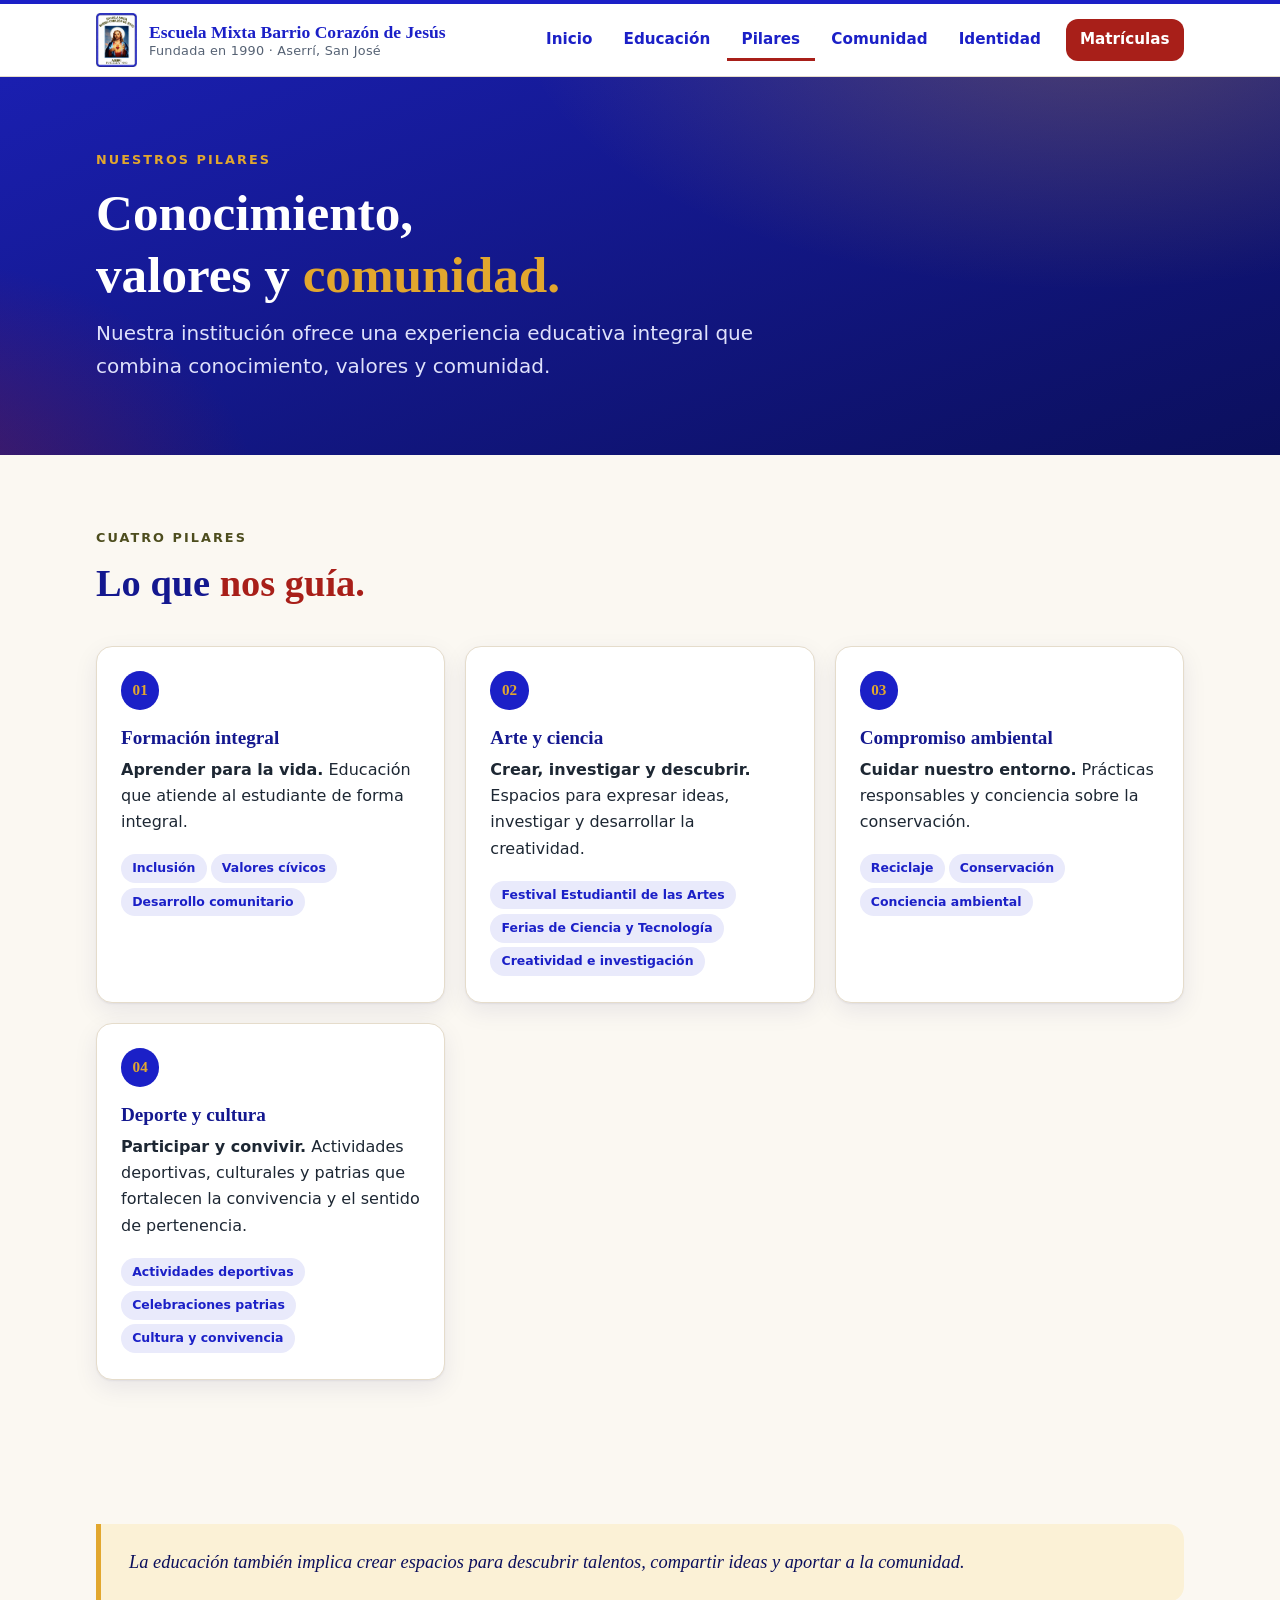
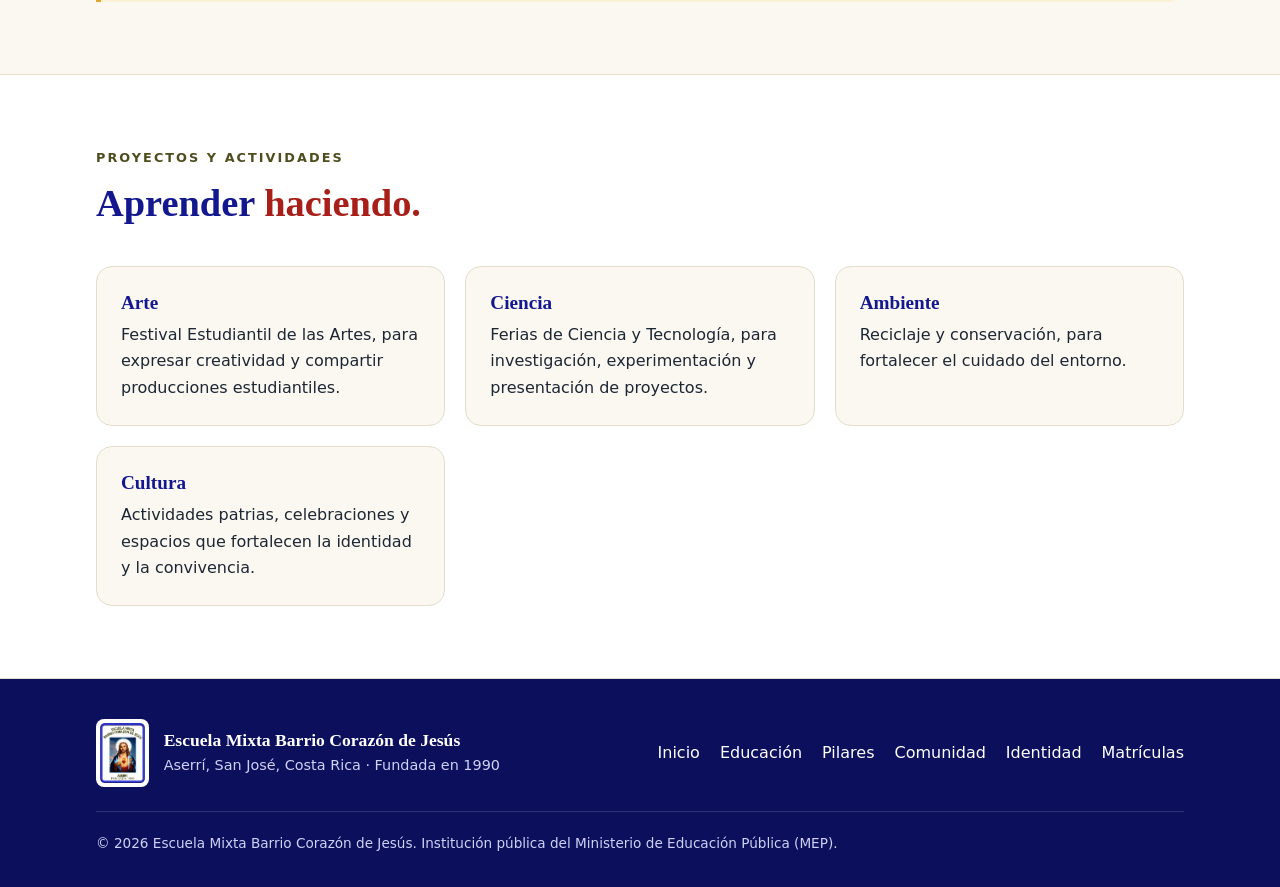
<file: html/pilares.html>
<!DOCTYPE html>
<html lang="es">
<head>
  <meta charset="utf-8">
  <meta name="viewport" content="width=device-width, initial-scale=1, viewport-fit=cover">
  <title>Pilares | Escuela Mixta Barrio Corazón de Jesús</title>
  <meta name="description" content="Formación integral, arte y ciencia, compromiso ambiental, deporte y cultura: los pilares de nuestra escuela.">
  <meta name="theme-color" content="#1b20c7">

  <link rel="canonical" href="https://escuelabarriocorazondejesus1990.netlify.app/html/pilares">
  <link rel="icon" href="../media/ESCUDO%20ESCUELA%20CORAZON%20DE%20JESUS.jpg">
  <link rel="apple-touch-icon" href="../media/ESCUDO%20ESCUELA%20CORAZON%20DE%20JESUS.jpg">

  <meta property="og:type" content="website">
  <meta property="og:locale" content="es_CR">
  <meta property="og:site_name" content="Escuela Mixta Barrio Corazón de Jesús">
  <meta property="og:title" content="Pilares | Escuela Mixta Barrio Corazón de Jesús">
  <meta property="og:description" content="Formación integral, arte y ciencia, compromiso ambiental, deporte y cultura: los pilares de nuestra escuela.">

  <meta property="og:url" content="https://escuelabarriocorazondejesus1990.netlify.app/html/pilares">
  <meta property="og:image" content="https://escuelabarriocorazondejesus1990.netlify.app/media/ESCUDO%20ESCUELA%20CORAZON%20DE%20JESUS.jpg">

  <link rel="stylesheet" href="../css/styles.css">
  <script src="../js/main.js" defer></script>
  <noscript><style>.site-nav{display:block!important;position:static;box-shadow:none}.nav-toggle{display:none}</style></noscript>
</head>
<body>
  <a class="skip-link" href="#contenido">Saltar al contenido</a>

  <header class="site-header">
    <div class="container header__inner">
      <a class="brand" href="../index.html" aria-label="Escuela Mixta Barrio Corazón de Jesús, ir al inicio">
        <img src="../media/ESCUDO%20ESCUELA%20CORAZON%20DE%20JESUS.jpg" alt="" width="38" height="50">
        <span class="brand__text">
          <span class="brand__name">Escuela Mixta Barrio Corazón de Jesús</span>
          <span class="brand__meta">Fundada en 1990 · Aserrí, San José</span>
        </span>
      </a>

      <button class="nav-toggle" type="button" aria-expanded="false" aria-controls="menu" aria-label="Abrir menú">
        <span class="nav-toggle__bars" aria-hidden="true"></span>
      </button>

      <nav class="site-nav" id="menu" aria-label="Principal">
        <ul>
        <li><a href="../index.html">Inicio</a></li>
        <li><a href="educacion.html">Educación</a></li>
        <li><a href="pilares.html" aria-current="page">Pilares</a></li>
        <li><a href="comunidad.html">Comunidad</a></li>
        <li><a href="identidad.html">Identidad</a></li>
        <li><a href="matriculas.html" class="nav-cta">Matrículas</a></li>
        </ul>
      </nav>
    </div>
  </header>

  <main id="contenido">
    <section class="hero hero--small">
      <div class="container">
        <p class="eyebrow">Nuestros pilares</p>
        <h1>Conocimiento, valores y <strong>comunidad.</strong></h1>
        <p class="lead">Nuestra institución ofrece una experiencia educativa integral que combina conocimiento, valores y comunidad.</p>
      </div>
    </section>

    <section class="section" aria-labelledby="cuatro-pilares">
      <div class="container">
        <div class="section__head">
          <p class="eyebrow">Cuatro pilares</p>
          <h2 id="cuatro-pilares">Lo que <strong>nos guía.</strong></h2>
        </div>
        <div class="grid">
          <article class="card reveal">
            <span class="num" aria-hidden="true">01</span>
            <h3>Formación integral</h3>
            <p><strong>Aprender para la vida.</strong> Educación que atiende al estudiante de forma integral.</p>
            <span class="tag">Inclusión</span><span class="tag">Valores cívicos</span><span class="tag">Desarrollo comunitario</span>
          </article>
          <article class="card reveal">
            <span class="num" aria-hidden="true">02</span>
            <h3>Arte y ciencia</h3>
            <p><strong>Crear, investigar y descubrir.</strong> Espacios para expresar ideas, investigar y desarrollar la creatividad.</p>
            <span class="tag">Festival Estudiantil de las Artes</span><span class="tag">Ferias de Ciencia y Tecnología</span><span class="tag">Creatividad e investigación</span>
          </article>
          <article class="card reveal">
            <span class="num" aria-hidden="true">03</span>
            <h3>Compromiso ambiental</h3>
            <p><strong>Cuidar nuestro entorno.</strong> Prácticas responsables y conciencia sobre la conservación.</p>
            <span class="tag">Reciclaje</span><span class="tag">Conservación</span><span class="tag">Conciencia ambiental</span>
          </article>
          <article class="card reveal">
            <span class="num" aria-hidden="true">04</span>
            <h3>Deporte y cultura</h3>
            <p><strong>Participar y convivir.</strong> Actividades deportivas, culturales y patrias que fortalecen la convivencia y el sentido de pertenencia.</p>
            <span class="tag">Actividades deportivas</span><span class="tag">Celebraciones patrias</span><span class="tag">Cultura y convivencia</span>
          </article>
        </div>
      </div>
    </section>

    <section class="section">
      <div class="container">
        <blockquote class="quote reveal">La educación también implica crear espacios para descubrir talentos, compartir ideas y aportar a la comunidad.</blockquote>
      </div>
    </section>

    <section class="section section--alt" aria-labelledby="proyectos">
      <div class="container">
        <div class="section__head">
          <p class="eyebrow">Proyectos y actividades</p>
          <h2 id="proyectos">Aprender <strong>haciendo.</strong></h2>
        </div>
        <div class="grid">
          <article class="card reveal">
            <h3>Arte</h3>
            <p>Festival Estudiantil de las Artes, para expresar creatividad y compartir producciones estudiantiles.</p>
          </article>
          <article class="card reveal">
            <h3>Ciencia</h3>
            <p>Ferias de Ciencia y Tecnología, para investigación, experimentación y presentación de proyectos.</p>
          </article>
          <article class="card reveal">
            <h3>Ambiente</h3>
            <p>Reciclaje y conservación, para fortalecer el cuidado del entorno.</p>
          </article>
          <article class="card reveal">
            <h3>Cultura</h3>
            <p>Actividades patrias, celebraciones y espacios que fortalecen la identidad y la convivencia.</p>
          </article>
        </div>
      </div>
    </section>

  </main>

  <footer class="site-footer">
    <div class="container">
      <div class="footer__grid">
        <div class="footer__brand">
          <img src="../media/ESCUDO%20ESCUELA%20CORAZON%20DE%20JESUS.jpg" alt="Escudo de la Escuela Mixta Barrio Corazón de Jesús" width="48" height="64" loading="lazy">
          <div>
            <strong>Escuela Mixta Barrio Corazón de Jesús</strong>
            <span>Aserrí, San José, Costa Rica · Fundada en 1990</span>
          </div>
        </div>
        <ul class="footer__links">
        <li><a href="../index.html">Inicio</a></li>
        <li><a href="educacion.html">Educación</a></li>
        <li><a href="pilares.html">Pilares</a></li>
        <li><a href="comunidad.html">Comunidad</a></li>
        <li><a href="identidad.html">Identidad</a></li>
        <li><a href="matriculas.html">Matrículas</a></li>
        </ul>
      </div>
      <p class="footer__legal">© <span data-year>2026</span> Escuela Mixta Barrio Corazón de Jesús. Institución pública del Ministerio de Educación Pública (MEP).</p>
    </div>
  </footer>
</body>
</html>
</file>
<file: css/styles.css>
/* ==========================================================================
   Escuela Mixta Barrio Corazón de Jesús — hoja de estilos
   Diseño "móvil primero": lo básico es para celulares y se amplía con
   @media (min-width: …) para tabletas y computadoras.

   PARA CAMBIAR COLORES: edita solo las variables de :root (aquí abajo).
   ========================================================================== */

:root {
  /* Colores */
  /* Colores tomados del escudo: marco azul, letras verde oliva, corazón rojo */
  --azul: #1b20c7;
  --azul-700: #14188f;
  --azul-900: #0b0f5c;
  --azul-100: #e9eafb;
  --oliva: #4d4d1e;
  --oliva-100: #eeeed9;
  --rojo: #a81f19;
  --dorado: #e2a72e;
  --dorado-100: #fbf1d6;
  --crema: #fbf8f2;
  --blanco: #ffffff;
  --texto: #1d2733;
  --suave: #566274;
  --borde: #e5dccb;

  /* Tipografía (sin descargas externas: carga más rápido y gasta menos datos) */
  --fuente: system-ui, -apple-system, "Segoe UI", Roboto, "Helvetica Neue", Arial, sans-serif;
  --fuente-titulo: Georgia, "Times New Roman", serif;

  /* Medidas */
  --ancho: 68rem;
  --header-h: 4.5rem;
  --radio: 1rem;
  --sombra: 0 1px 2px rgba(11, 15, 92, .06), 0 8px 24px rgba(11, 15, 92, .08);
}

/* ---------- Base ---------- */
*, *::before, *::after { box-sizing: border-box; }

html {
  -webkit-text-size-adjust: 100%;
  scroll-behavior: smooth;
  scroll-padding-top: calc(var(--header-h) + 1rem);
}

body {
  margin: 0;
  font: 1rem/1.65 var(--fuente);
  color: var(--texto);
  background: var(--crema);
  overflow-x: hidden;
}

img { display: block; max-width: 100%; height: auto; }

a { color: var(--azul); text-underline-offset: .2em; }
a:hover { color: var(--rojo); }

h1, h2, h3 { font-family: var(--fuente-titulo); line-height: 1.2; color: var(--azul-700); margin: 0 0 .75rem; text-wrap: balance; }
h1 { font-size: clamp(1.9rem, 7vw, 3.2rem); }
h2 { font-size: clamp(1.55rem, 5vw, 2.4rem); }
h3 { font-size: 1.2rem; }
h2 strong, h3 strong { color: var(--rojo); font-weight: 700; }
p { margin: 0 0 1rem; }
ul, ol { margin: 0 0 1rem; padding-left: 1.25rem; }

:focus-visible { outline: 3px solid var(--dorado); outline-offset: 3px; border-radius: 4px; }

.container { width: min(100% - 2.5rem, var(--ancho)); margin-inline: auto; }

.skip-link {
  position: absolute; left: .75rem; top: -4rem; z-index: 100;
  background: var(--azul); color: #fff; padding: .75rem 1rem; border-radius: .5rem;
  transition: top .2s;
}
.skip-link:focus { top: .75rem; color: #fff; }

.visually-hidden {
  position: absolute !important; inline-size: 1px; block-size: 1px;
  overflow: hidden; clip: rect(0 0 0 0); white-space: nowrap;
}

/* ---------- Encabezado y menú ---------- */
.site-header {
  position: sticky; top: 0; z-index: 50;
  background: var(--blanco);
  border-top: 4px solid var(--azul);
  border-bottom: 1px solid var(--borde);
  padding-top: env(safe-area-inset-top);
}
.header__inner {
  display: flex; align-items: center; justify-content: space-between;
  gap: 1rem; min-height: var(--header-h);
}

.brand { display: flex; align-items: center; gap: .75rem; min-width: 0; text-decoration: none; color: var(--azul); }
.brand:hover { color: var(--azul); }
.brand img { width: auto; height: 3.4rem; object-fit: contain; flex: none; }
.brand__text { display: grid; min-width: 0; line-height: 1.2; }
.brand__name { font-family: var(--fuente-titulo); font-weight: 700; font-size: .98rem; }
.brand__meta { font-size: .74rem; color: var(--suave); letter-spacing: .02em; }

.nav-toggle {
  flex: none; display: inline-grid; place-items: center;
  width: 2.9rem; height: 2.9rem; padding: 0;
  background: var(--azul-100); border: 0; border-radius: .75rem; cursor: pointer;
}
.nav-toggle__bars, .nav-toggle__bars::before, .nav-toggle__bars::after {
  display: block; width: 1.3rem; height: 2px; background: var(--azul); border-radius: 2px;
  transition: transform .25s, opacity .2s;
}
.nav-toggle__bars { position: relative; }
.nav-toggle__bars::before, .nav-toggle__bars::after { content: ""; position: absolute; left: 0; }
.nav-toggle__bars::before { top: -.42rem; }
.nav-toggle__bars::after { top: .42rem; }
.nav-toggle[aria-expanded="true"] .nav-toggle__bars { background: transparent; }
.nav-toggle[aria-expanded="true"] .nav-toggle__bars::before { transform: translateY(.42rem) rotate(45deg); }
.nav-toggle[aria-expanded="true"] .nav-toggle__bars::after { transform: translateY(-.42rem) rotate(-45deg); }

.site-nav {
  display: none;
  position: absolute; left: 0; right: 0; top: 100%;
  background: var(--blanco); border-bottom: 1px solid var(--borde);
  box-shadow: 0 16px 24px rgba(11, 15, 92, .14);
  padding: .5rem 1.25rem 1.25rem;
}
.site-nav.is-open { display: block; }
.site-nav ul { list-style: none; margin: 0; padding: 0; display: grid; gap: .25rem; }
.site-nav a {
  display: flex; align-items: center; min-height: 3rem; padding: 0 1rem;
  border-radius: .75rem; text-decoration: none; font-weight: 600; color: var(--azul);
}
.site-nav a:hover { background: var(--azul-100); color: var(--azul); }
.site-nav a[aria-current="page"] { background: var(--azul-100); box-shadow: inset 4px 0 0 var(--rojo); }
.site-nav .nav-cta { background: var(--rojo); color: #fff; justify-content: center; margin-top: .5rem; }
.site-nav .nav-cta:hover { background: #82170f; color: #fff; }
.site-nav .nav-cta[aria-current="page"] { box-shadow: 0 0 0 3px var(--dorado); background: var(--rojo); }

@media (min-width: 62rem) {
  .nav-toggle { display: none; }
  .site-nav {
    display: block; position: static; background: none; border: 0; box-shadow: none; padding: 0;
  }
  .site-nav ul { display: flex; align-items: center; gap: .15rem; }
  .site-nav a { min-height: 2.6rem; padding: 0 .9rem; font-size: .95rem; }
  .site-nav a[aria-current="page"] { box-shadow: inset 0 -3px 0 var(--rojo); border-radius: .75rem .75rem 0 0; background: transparent; }
  .site-nav .nav-cta { margin: 0 0 0 .5rem; }
  .brand__name { font-size: 1.1rem; }
  .brand__meta { font-size: .8rem; }
}

/* ---------- Botones ---------- */
.btn {
  display: inline-flex; align-items: center; justify-content: center; gap: .5rem;
  min-height: 3rem; padding: .7rem 1.4rem; border: 2px solid transparent; border-radius: 999px;
  font: 700 .95rem/1.2 var(--fuente); letter-spacing: .03em; text-transform: uppercase; text-decoration: none;
  cursor: pointer; transition: transform .15s, background .2s, color .2s;
}
.btn:hover { transform: translateY(-2px); }
.btn--gold { background: var(--dorado); color: var(--azul-900); }
.btn--gold:hover { background: #f0b83d; color: var(--azul-900); }
.btn--ghost { border-color: rgba(255, 255, 255, .7); color: #fff; }
.btn--ghost:hover { background: #fff; color: var(--azul); }
.btn--red { background: var(--rojo); color: #fff; }
.btn--red:hover { background: #82170f; color: #fff; }
.btn--outline { border-color: var(--azul); color: var(--azul); background: transparent; }
.btn--outline:hover { background: var(--azul); color: #fff; }
.actions { display: flex; flex-wrap: wrap; gap: .75rem; margin-top: 1.75rem; }

/* ---------- Portada de cada página ---------- */
.hero {
  position: relative; color: #fff; overflow: hidden;
  background:
    radial-gradient(60rem 30rem at 85% -20%, rgba(226, 167, 46, .30), transparent 60%),
    radial-gradient(40rem 25rem at -10% 110%, rgba(168, 31, 25, .40), transparent 60%),
    linear-gradient(160deg, #1a1fb0 0%, var(--azul-900) 100%);
  padding-block: clamp(3rem, 9vw, 6rem);
}
.hero h1 { color: #fff; max-width: 22ch; }
.hero h1 strong { color: var(--dorado); }
.hero .lead { color: #dfe1fb; font-size: clamp(1.05rem, 3.2vw, 1.25rem); max-width: 42rem; margin: 0; }
.hero--small { padding-block: clamp(2.5rem, 7vw, 4.5rem); }

.eyebrow {
  margin: 0 0 .75rem; font-size: .8rem; font-weight: 700; letter-spacing: .16em; text-transform: uppercase;
  color: var(--oliva);
}
.hero .eyebrow { color: var(--dorado); }

/* ---------- Secciones ---------- */
.section { padding-block: clamp(2.5rem, 7vw, 4.5rem); }
.section--alt { background: var(--blanco); border-block: 1px solid var(--borde); }
.section__head { max-width: 46rem; margin-bottom: clamp(1.5rem, 4vw, 2.5rem); }
.section__head p:last-child { margin-bottom: 0; color: var(--suave); }

.grid { display: grid; gap: 1.25rem; grid-template-columns: repeat(auto-fit, minmax(min(100%, 16.5rem), 1fr)); }

.grid--4 { grid-template-columns: 1fr; }
@media (min-width: 36rem) { .grid--4 { grid-template-columns: repeat(2, 1fr); } }
@media (min-width: 62rem) { .grid--4 { grid-template-columns: repeat(4, 1fr); } }

.card {
  background: var(--blanco); border: 1px solid var(--borde); border-radius: var(--radio);
  padding: 1.5rem; box-shadow: var(--sombra);
}
.section--alt .card { background: var(--crema); box-shadow: none; }
.card h3 { margin-bottom: .5rem; }
.card p:last-child { margin-bottom: 0; }

.num {
  display: inline-grid; place-items: center; width: 2.4rem; height: 2.4rem; margin-bottom: 1rem;
  border-radius: 50%; background: var(--azul); color: var(--dorado);
  font: 700 .95rem var(--fuente-titulo);
}
.num--letter { width: 3.2rem; height: 3.2rem; font-size: 1.4rem; background: var(--rojo); color: #fff; }

.tag {
  display: inline-block; margin: .15rem .25rem .15rem 0; padding: .25rem .7rem;
  border-radius: 999px; background: var(--azul-100); color: var(--azul);
  font-size: .78rem; font-weight: 600;
}
.tag--oliva { background: var(--oliva-100); color: var(--oliva); }

/* Cifras */
.stats {
  display: grid; grid-template-columns: repeat(3, 1fr); gap: .75rem;
  margin: -2.25rem 0 0; padding: 0; position: relative; z-index: 2;
}
.stats > div {
  display: flex; flex-direction: column-reverse; justify-content: center; text-align: center;
  background: var(--blanco); border: 1px solid var(--borde); border-radius: var(--radio);
  box-shadow: var(--sombra); padding: 1rem .5rem;
}
.stats dd { margin: 0; font: 700 clamp(1.3rem, 6vw, 2.2rem)/1.1 var(--fuente-titulo); color: var(--azul); }
.stats dt { font-size: clamp(.68rem, 2.6vw, .85rem); color: var(--suave); margin-top: .35rem; line-height: 1.3; }

/* Dos columnas en pantallas grandes */
.split { display: grid; gap: 1.5rem; }
/* en 2 columnas el título no necesita margen inferior */
.split > .section__head { margin-bottom: 0; }
@media (min-width: 48rem) { .split { grid-template-columns: 1.1fr .9fr; align-items: start; gap: 3rem; } }

.quote {
  margin: 0; padding: 1.5rem 1.5rem 1.5rem 1.75rem; border-left: 5px solid var(--dorado);
  background: var(--dorado-100); border-radius: 0 var(--radio) var(--radio) 0;
  font: italic 1.15rem/1.6 var(--fuente-titulo); color: var(--azul-900);
}

/* Banda de llamada a la acción */
.cta {
  display: grid; gap: 1.25rem; align-items: center;
  background: linear-gradient(135deg, var(--rojo), #7d150f); color: #fff;
  border-radius: calc(var(--radio) * 1.5); padding: clamp(1.5rem, 5vw, 2.5rem);
}
.cta h2 { color: #fff; margin-bottom: .5rem; font-size: clamp(1.4rem, 4.5vw, 2rem); }
.cta p { margin: 0; color: #ffe6e3; }
@media (min-width: 48rem) { .cta { grid-template-columns: 1fr auto; } }

/* Escudo en la página Identidad */
.escudo { display: grid; place-items: center; background: var(--blanco); border: 1px solid var(--borde); border-radius: var(--radio); padding: 1.5rem; box-shadow: var(--sombra); }
.escudo img { width: auto; max-width: 100%; max-height: 26rem; }

.meaning { list-style: none; padding: 0; margin: 0; display: grid; gap: .9rem; }
.meaning li { display: grid; grid-template-columns: auto 1fr; gap: 1rem; align-items: start; background: var(--blanco); border: 1px solid var(--borde); border-radius: var(--radio); padding: 1rem 1.25rem; }
.meaning .num { margin: 0; }
.meaning h3 { margin: 0 0 .25rem; font-size: 1.05rem; }
.meaning p { margin: 0; color: var(--suave); font-size: .95rem; }

/* Paleta institucional (página Identidad) */
.swatches { list-style: none; margin: 1.25rem 0 0; padding: 0; display: grid; gap: .75rem; grid-template-columns: repeat(auto-fit, minmax(8.5rem, 1fr)); }
.swatches li { display: grid; background: var(--blanco); border: 1px solid var(--borde); border-radius: var(--radio); overflow: hidden; }
.swatch { display: block; height: 4rem; background: var(--c); border-bottom: 1px solid var(--borde); }
.swatches strong { padding: .6rem .85rem 0; color: var(--azul-700); }
.swatches small { padding: 0 .85rem .75rem; color: var(--suave); }

/* ---------- Matrículas ---------- */

/* Texto por completar: se ve resaltado para que no se pase nada por alto.
   Al reemplazar el texto, quita también la clase "pendiente". */
.pendiente {
  background: var(--dorado-100); color: #6b4a00; font-style: normal;
  padding: .05em .4em; border-radius: 4px; border-bottom: 2px dashed var(--dorado);
  overflow-wrap: anywhere;
}

.notice {
  position: relative; z-index: 2; margin-top: -2rem;
  background: var(--blanco); border: 1px solid var(--borde); border-left: 6px solid var(--dorado);
  border-radius: var(--radio); box-shadow: var(--sombra); padding: 1.25rem 1.5rem;
}
.notice__label { margin: 0 0 .25rem; font-size: .78rem; font-weight: 700; letter-spacing: .14em; text-transform: uppercase; color: var(--rojo); }
.notice__status { margin: 0 0 .5rem; font: 700 1.4rem/1.3 var(--fuente-titulo); color: var(--azul); }
.notice p:last-child { margin-bottom: 0; }

.jumpnav { display: flex; gap: .5rem; overflow-x: auto; padding: 1.25rem 0 .25rem; margin-inline: -1.25rem; padding-inline: 1.25rem; scrollbar-width: none; }
.jumpnav::-webkit-scrollbar { display: none; }
.jumpnav a {
  flex: none; display: inline-flex; align-items: center; min-height: 2.75rem; padding: 0 1rem;
  border: 1px solid var(--borde); border-radius: 999px; background: var(--blanco);
  text-decoration: none; font-weight: 600; font-size: .9rem;
}
.jumpnav a:hover { background: var(--azul); color: #fff; border-color: var(--azul); }

.date-card .label { margin: 0 0 .35rem; font-size: .78rem; font-weight: 700; letter-spacing: .12em; text-transform: uppercase; color: var(--suave); }
.date-card .date { margin: 0 0 .5rem; font: 700 1.35rem/1.3 var(--fuente-titulo); color: var(--azul); }
.date-card .note { font-size: .92rem; color: var(--suave); }

/* Tabla de niveles (en celular se convierte en tarjetas) */
.table-wrap { border: 1px solid var(--borde); border-radius: var(--radio); overflow: hidden; box-shadow: var(--sombra); background: var(--blanco); }
table { width: 100%; border-collapse: collapse; }
th, td { padding: .95rem 1.1rem; text-align: left; vertical-align: top; border-bottom: 1px solid var(--borde); }
thead th { background: var(--azul); color: #fff; font-size: .8rem; letter-spacing: .08em; text-transform: uppercase; }
tbody tr:last-child > * { border-bottom: 0; }
tbody th { color: var(--azul); font-family: var(--fuente-titulo); }

@media (max-width: 40rem) {
  .table-wrap { border: 0; box-shadow: none; background: none; overflow: visible; }
  table, tbody, tr, th, td { display: block; }
  thead { position: absolute; inline-size: 1px; block-size: 1px; overflow: hidden; clip: rect(0 0 0 0); }
  tr { margin-bottom: 1rem; background: var(--blanco); border: 1px solid var(--borde); border-radius: var(--radio); overflow: hidden; box-shadow: var(--sombra); }
  tbody th { background: var(--azul-100); }
  td { display: grid; grid-template-columns: 7.5rem 1fr; gap: .75rem; }
  td::before { content: attr(data-label); font-weight: 700; color: var(--azul); font-size: .85rem; }
}

/* Desplegables (requisitos, preguntas frecuentes) */
.accordion { display: grid; gap: .75rem; }
details { background: var(--blanco); border: 1px solid var(--borde); border-radius: var(--radio); overflow: hidden; }
summary {
  display: flex; align-items: center; justify-content: space-between; gap: 1rem;
  min-height: 3.5rem; padding: .75rem 1.25rem; cursor: pointer; list-style: none;
  font: 700 1.05rem/1.35 var(--fuente-titulo); color: var(--azul);
}
summary::-webkit-details-marker { display: none; }
summary::after { content: "+"; flex: none; display: grid; place-items: center; width: 1.9rem; height: 1.9rem; border-radius: 50%; background: var(--azul-100); font: 700 1.2rem var(--fuente); }
details[open] > summary { background: var(--azul-100); }
details[open] > summary::after { content: "–"; background: var(--azul); color: #fff; }
.details__body { padding: 1.1rem 1.25rem 1.25rem; }
.details__body > :last-child { margin-bottom: 0; }
.details__body li { margin-bottom: .5rem; }

/* Pasos numerados */
.steps { list-style: none; padding: 0; margin: 0; display: grid; gap: 1rem; counter-reset: paso; }
.steps li { counter-increment: paso; position: relative; padding: 1.25rem 1.25rem 1.25rem 4.25rem; background: var(--blanco); border: 1px solid var(--borde); border-radius: var(--radio); }
.steps li::before {
  content: counter(paso); position: absolute; left: 1.1rem; top: 1.15rem;
  display: grid; place-items: center; width: 2.3rem; height: 2.3rem; border-radius: 50%;
  background: var(--azul); color: var(--dorado); font: 700 1rem var(--fuente-titulo);
}
.steps h3 { margin-bottom: .25rem; font-size: 1.05rem; }
.steps p { margin: 0; }

/* Datos en lista (horario, lugar…) */
.facts { margin: 0; display: grid; gap: .9rem; }
.facts > div { background: var(--blanco); border: 1px solid var(--borde); border-radius: var(--radio); padding: 1rem 1.25rem; }
.facts dt { font-size: .78rem; font-weight: 700; letter-spacing: .12em; text-transform: uppercase; color: var(--suave); margin-bottom: .25rem; }
.facts dd { margin: 0; font-weight: 600; }

.contact-card .label { margin: 0 0 .25rem; font-size: .78rem; font-weight: 700; letter-spacing: .12em; text-transform: uppercase; color: var(--suave); }
.contact-card .value { margin: 0 0 .5rem; font: 700 1.1rem/1.4 var(--fuente-titulo); color: var(--azul-700); overflow-wrap: anywhere; }
.contact-card .value a { color: inherit; text-decoration: none; border-bottom: 2px solid var(--dorado); }
.contact-card .value a:hover { color: var(--rojo); }
.contact-card p:last-child { margin-bottom: 0; }

/* Nivel + ciclo en la tabla de matrículas */
.ciclo { display: block; margin-top: .15rem; font: 600 .72rem var(--fuente); letter-spacing: .08em; text-transform: uppercase; color: var(--suave); }
.obs { margin-top: 1.5rem; }
.obs ul { margin-bottom: 0; }
.obs li { margin-bottom: .6rem; }
.obs li:last-child { margin-bottom: 0; }

/* ---------- Pie de página ---------- */
.site-footer { background: var(--azul-900); color: #cfd2f5; padding: 2.5rem 0 calc(2rem + env(safe-area-inset-bottom)); margin-top: 0; }
.site-footer a { color: #fff; }
.footer__grid { display: grid; gap: 1.75rem; }
.footer__brand { display: flex; align-items: center; gap: .9rem; }
.footer__brand img { width: auto; height: 4.25rem; object-fit: contain; background: #fff; border-radius: .5rem; padding: .25rem; flex: none; }
.footer__brand strong { display: block; color: #fff; font-family: var(--fuente-titulo); font-size: 1.1rem; line-height: 1.3; }
.footer__brand span { font-size: .9rem; }
.footer__links { list-style: none; margin: 0; padding: 0; display: flex; flex-wrap: wrap; gap: .25rem 1.25rem; }
.footer__links a { display: inline-flex; align-items: center; min-height: 2.75rem; text-decoration: none; }
.footer__links a:hover { text-decoration: underline; }
.footer__legal { margin: 1.5rem 0 0; padding-top: 1.25rem; border-top: 1px solid rgba(255, 255, 255, .15); font-size: .85rem; }
@media (min-width: 48rem) { .footer__grid { grid-template-columns: 1fr auto; align-items: center; } }

/* ---------- Página 404 ---------- */
.notfound { text-align: center; padding-block: clamp(4rem, 14vw, 8rem); }
.notfound .big { font: 700 clamp(4rem, 20vw, 8rem)/1 var(--fuente-titulo); color: var(--rojo); margin: 0; }

/* ---------- Aparición suave al hacer scroll ----------
   Solo CSS y solo en navegadores que lo soportan; en los demás todo se ve normal. */
@keyframes aparecer { from { opacity: 0; transform: translateY(16px); } to { opacity: 1; transform: none; } }
@supports (animation-timeline: view()) {
  @media (prefers-reduced-motion: no-preference) {
    .reveal { animation: aparecer linear both; animation-timeline: view(); animation-range: entry 0% entry 30%; }
  }
}

@media (prefers-reduced-motion: reduce) {
  html { scroll-behavior: auto; }
  *, *::before, *::after { transition: none !important; animation: none !important; }
}

/* ---------- Impresión (útil para imprimir los requisitos) ---------- */
@media print {
  .site-header, .site-footer, .jumpnav, .actions, .cta, .skip-link, .no-print { display: none !important; }
  .reveal { animation: none !important; opacity: 1 !important; transform: none !important; }
  body { background: #fff; color: #000; font-size: 11pt; }
  .hero { background: none !important; color: #000; padding: 0 0 1rem; }
  .hero h1, .hero .lead, .hero h1 strong, .hero .eyebrow { color: #000; }
  .section { padding-block: 1rem; }
  /* El recuadro y las cifras se montan sobre la portada en pantalla; en papel van debajo */
  .notice, .stats { margin-top: 1rem; }
  h1, h2, h3, .eyebrow, .section__head { break-after: avoid; }
  .section__head { break-inside: avoid; }
  tr, .date-card { break-inside: avoid; }
  .card, details, .table-wrap, .steps li, .facts > div, .notice { box-shadow: none; break-inside: avoid; }
  .pendiente { background: none; border-bottom: 1px dashed #000; color: #000; }
  a { color: #000; text-decoration: none; }
}
</file>
